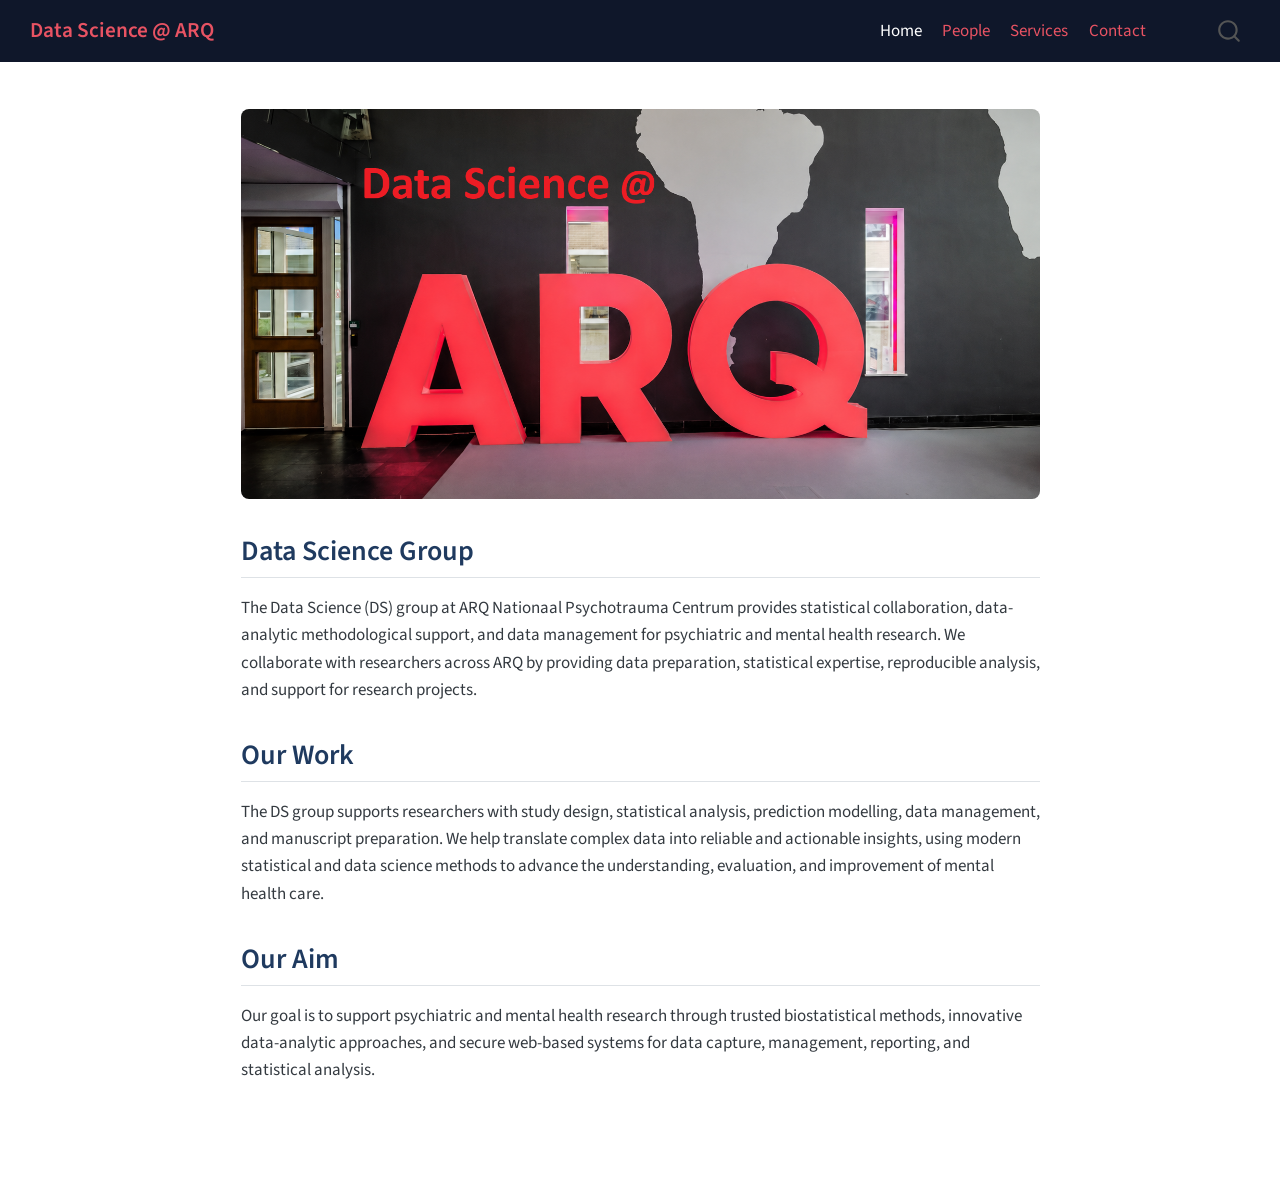
<file: docs/index.html>
<!DOCTYPE html>
<html xmlns="http://www.w3.org/1999/xhtml" lang="en" xml:lang="en"><head>

<meta charset="utf-8">
<meta name="generator" content="quarto-1.7.32">

<meta name="viewport" content="width=device-width, initial-scale=1.0, user-scalable=yes">


<title>Data Science @ ARQ</title>
<style>
code{white-space: pre-wrap;}
span.smallcaps{font-variant: small-caps;}
div.columns{display: flex; gap: min(4vw, 1.5em);}
div.column{flex: auto; overflow-x: auto;}
div.hanging-indent{margin-left: 1.5em; text-indent: -1.5em;}
ul.task-list{list-style: none;}
ul.task-list li input[type="checkbox"] {
  width: 0.8em;
  margin: 0 0.8em 0.2em -1em; /* quarto-specific, see https://github.com/quarto-dev/quarto-cli/issues/4556 */ 
  vertical-align: middle;
}
</style>


<script src="site_libs/quarto-nav/quarto-nav.js"></script>
<script src="site_libs/quarto-nav/headroom.min.js"></script>
<script src="site_libs/clipboard/clipboard.min.js"></script>
<script src="site_libs/quarto-search/autocomplete.umd.js"></script>
<script src="site_libs/quarto-search/fuse.min.js"></script>
<script src="site_libs/quarto-search/quarto-search.js"></script>
<meta name="quarto:offset" content="./">
<script src="site_libs/quarto-html/quarto.js" type="module"></script>
<script src="site_libs/quarto-html/tabsets/tabsets.js" type="module"></script>
<script src="site_libs/quarto-html/popper.min.js"></script>
<script src="site_libs/quarto-html/tippy.umd.min.js"></script>
<script src="site_libs/quarto-html/anchor.min.js"></script>
<link href="site_libs/quarto-html/tippy.css" rel="stylesheet">
<link href="site_libs/quarto-html/quarto-syntax-highlighting-37eea08aefeeee20ff55810ff984fec1.css" rel="stylesheet" id="quarto-text-highlighting-styles">
<script src="site_libs/bootstrap/bootstrap.min.js"></script>
<link href="site_libs/bootstrap/bootstrap-icons.css" rel="stylesheet">
<link href="site_libs/bootstrap/bootstrap-dfb324f25d9b1687192fa8be62ac8f9c.min.css" rel="stylesheet" append-hash="true" id="quarto-bootstrap" data-mode="light">
<script id="quarto-search-options" type="application/json">{
  "location": "navbar",
  "copy-button": false,
  "collapse-after": 3,
  "panel-placement": "end",
  "type": "overlay",
  "limit": 50,
  "keyboard-shortcut": [
    "f",
    "/",
    "s"
  ],
  "show-item-context": false,
  "language": {
    "search-no-results-text": "No results",
    "search-matching-documents-text": "matching documents",
    "search-copy-link-title": "Copy link to search",
    "search-hide-matches-text": "Hide additional matches",
    "search-more-match-text": "more match in this document",
    "search-more-matches-text": "more matches in this document",
    "search-clear-button-title": "Clear",
    "search-text-placeholder": "",
    "search-detached-cancel-button-title": "Cancel",
    "search-submit-button-title": "Submit",
    "search-label": "Search"
  }
}</script>


<link rel="stylesheet" href="styles.css">
</head>

<body class="nav-fixed fullcontent quarto-light">

<div id="quarto-search-results"></div>
  <header id="quarto-header" class="headroom fixed-top">
    <nav class="navbar navbar-expand-lg " data-bs-theme="dark">
      <div class="navbar-container container-fluid">
      <div class="navbar-brand-container mx-auto">
    <a class="navbar-brand" href="./index.html">
    <span class="navbar-title">Data Science @ ARQ</span>
    </a>
  </div>
            <div id="quarto-search" class="" title="Search"></div>
          <button class="navbar-toggler" type="button" data-bs-toggle="collapse" data-bs-target="#navbarCollapse" aria-controls="navbarCollapse" role="menu" aria-expanded="false" aria-label="Toggle navigation" onclick="if (window.quartoToggleHeadroom) { window.quartoToggleHeadroom(); }">
  <span class="navbar-toggler-icon"></span>
</button>
          <div class="collapse navbar-collapse" id="navbarCollapse">
            <ul class="navbar-nav navbar-nav-scroll me-auto">
  <li class="nav-item">
    <a class="nav-link active" href="./index.html" aria-current="page"> 
<span class="menu-text">Home</span></a>
  </li>  
  <li class="nav-item">
    <a class="nav-link" href="./people.html"> 
<span class="menu-text">People</span></a>
  </li>  
  <li class="nav-item">
    <a class="nav-link" href="./services.html"> 
<span class="menu-text">Services</span></a>
  </li>  
  <li class="nav-item">
    <a class="nav-link" href="./contact.html"> 
<span class="menu-text">Contact</span></a>
  </li>  
</ul>
          </div> <!-- /navcollapse -->
            <div class="quarto-navbar-tools">
</div>
      </div> <!-- /container-fluid -->
    </nav>
</header>
<!-- content -->
<div id="quarto-content" class="quarto-container page-columns page-rows-contents page-layout-article page-navbar">
<!-- sidebar -->
<!-- margin-sidebar -->
    
<!-- main -->
<main class="content" id="quarto-document-content"><header id="title-block-header" class="quarto-title-block"></header>




<div class="hero">
<div class="hero-text">
<p><span class="at-sign"> </span></p>
</div>
</div>
<section id="data-science-group" class="level2">
<h2 class="anchored" data-anchor-id="data-science-group">Data Science Group</h2>
<p>The Data Science (DS) group at ARQ Nationaal Psychotrauma Centrum provides statistical collaboration, data-analytic methodological support, and data management for psychiatric and mental health research. We collaborate with researchers across ARQ by providing data preparation, statistical expertise, reproducible analysis, and support for research projects.</p>
</section>
<section id="our-work" class="level2">
<h2 class="anchored" data-anchor-id="our-work">Our Work</h2>
<p>The DS group supports researchers with study design, statistical analysis, prediction modelling, data management, and manuscript preparation. We help translate complex data into reliable and actionable insights, using modern statistical and data science methods to advance the understanding, evaluation, and improvement of mental health care.</p>
</section>
<section id="our-aim" class="level2">
<h2 class="anchored" data-anchor-id="our-aim">Our Aim</h2>
<p>Our goal is to support psychiatric and mental health research through trusted biostatistical methods, innovative data-analytic approaches, and secure web-based systems for data capture, management, reporting, and statistical analysis.</p>


</section>

</main> <!-- /main -->
<script id="quarto-html-after-body" type="application/javascript">
  window.document.addEventListener("DOMContentLoaded", function (event) {
    const icon = "";
    const anchorJS = new window.AnchorJS();
    anchorJS.options = {
      placement: 'right',
      icon: icon
    };
    anchorJS.add('.anchored');
    const isCodeAnnotation = (el) => {
      for (const clz of el.classList) {
        if (clz.startsWith('code-annotation-')) {                     
          return true;
        }
      }
      return false;
    }
    const onCopySuccess = function(e) {
      // button target
      const button = e.trigger;
      // don't keep focus
      button.blur();
      // flash "checked"
      button.classList.add('code-copy-button-checked');
      var currentTitle = button.getAttribute("title");
      button.setAttribute("title", "Copied!");
      let tooltip;
      if (window.bootstrap) {
        button.setAttribute("data-bs-toggle", "tooltip");
        button.setAttribute("data-bs-placement", "left");
        button.setAttribute("data-bs-title", "Copied!");
        tooltip = new bootstrap.Tooltip(button, 
          { trigger: "manual", 
            customClass: "code-copy-button-tooltip",
            offset: [0, -8]});
        tooltip.show();    
      }
      setTimeout(function() {
        if (tooltip) {
          tooltip.hide();
          button.removeAttribute("data-bs-title");
          button.removeAttribute("data-bs-toggle");
          button.removeAttribute("data-bs-placement");
        }
        button.setAttribute("title", currentTitle);
        button.classList.remove('code-copy-button-checked');
      }, 1000);
      // clear code selection
      e.clearSelection();
    }
    const getTextToCopy = function(trigger) {
        const codeEl = trigger.previousElementSibling.cloneNode(true);
        for (const childEl of codeEl.children) {
          if (isCodeAnnotation(childEl)) {
            childEl.remove();
          }
        }
        return codeEl.innerText;
    }
    const clipboard = new window.ClipboardJS('.code-copy-button:not([data-in-quarto-modal])', {
      text: getTextToCopy
    });
    clipboard.on('success', onCopySuccess);
    if (window.document.getElementById('quarto-embedded-source-code-modal')) {
      const clipboardModal = new window.ClipboardJS('.code-copy-button[data-in-quarto-modal]', {
        text: getTextToCopy,
        container: window.document.getElementById('quarto-embedded-source-code-modal')
      });
      clipboardModal.on('success', onCopySuccess);
    }
      var localhostRegex = new RegExp(/^(?:http|https):\/\/localhost\:?[0-9]*\//);
      var mailtoRegex = new RegExp(/^mailto:/);
        var filterRegex = new RegExp('/' + window.location.host + '/');
      var isInternal = (href) => {
          return filterRegex.test(href) || localhostRegex.test(href) || mailtoRegex.test(href);
      }
      // Inspect non-navigation links and adorn them if external
     var links = window.document.querySelectorAll('a[href]:not(.nav-link):not(.navbar-brand):not(.toc-action):not(.sidebar-link):not(.sidebar-item-toggle):not(.pagination-link):not(.no-external):not([aria-hidden]):not(.dropdown-item):not(.quarto-navigation-tool):not(.about-link)');
      for (var i=0; i<links.length; i++) {
        const link = links[i];
        if (!isInternal(link.href)) {
          // undo the damage that might have been done by quarto-nav.js in the case of
          // links that we want to consider external
          if (link.dataset.originalHref !== undefined) {
            link.href = link.dataset.originalHref;
          }
        }
      }
    function tippyHover(el, contentFn, onTriggerFn, onUntriggerFn) {
      const config = {
        allowHTML: true,
        maxWidth: 500,
        delay: 100,
        arrow: false,
        appendTo: function(el) {
            return el.parentElement;
        },
        interactive: true,
        interactiveBorder: 10,
        theme: 'quarto',
        placement: 'bottom-start',
      };
      if (contentFn) {
        config.content = contentFn;
      }
      if (onTriggerFn) {
        config.onTrigger = onTriggerFn;
      }
      if (onUntriggerFn) {
        config.onUntrigger = onUntriggerFn;
      }
      window.tippy(el, config); 
    }
    const noterefs = window.document.querySelectorAll('a[role="doc-noteref"]');
    for (var i=0; i<noterefs.length; i++) {
      const ref = noterefs[i];
      tippyHover(ref, function() {
        // use id or data attribute instead here
        let href = ref.getAttribute('data-footnote-href') || ref.getAttribute('href');
        try { href = new URL(href).hash; } catch {}
        const id = href.replace(/^#\/?/, "");
        const note = window.document.getElementById(id);
        if (note) {
          return note.innerHTML;
        } else {
          return "";
        }
      });
    }
    const xrefs = window.document.querySelectorAll('a.quarto-xref');
    const processXRef = (id, note) => {
      // Strip column container classes
      const stripColumnClz = (el) => {
        el.classList.remove("page-full", "page-columns");
        if (el.children) {
          for (const child of el.children) {
            stripColumnClz(child);
          }
        }
      }
      stripColumnClz(note)
      if (id === null || id.startsWith('sec-')) {
        // Special case sections, only their first couple elements
        const container = document.createElement("div");
        if (note.children && note.children.length > 2) {
          container.appendChild(note.children[0].cloneNode(true));
          for (let i = 1; i < note.children.length; i++) {
            const child = note.children[i];
            if (child.tagName === "P" && child.innerText === "") {
              continue;
            } else {
              container.appendChild(child.cloneNode(true));
              break;
            }
          }
          if (window.Quarto?.typesetMath) {
            window.Quarto.typesetMath(container);
          }
          return container.innerHTML
        } else {
          if (window.Quarto?.typesetMath) {
            window.Quarto.typesetMath(note);
          }
          return note.innerHTML;
        }
      } else {
        // Remove any anchor links if they are present
        const anchorLink = note.querySelector('a.anchorjs-link');
        if (anchorLink) {
          anchorLink.remove();
        }
        if (window.Quarto?.typesetMath) {
          window.Quarto.typesetMath(note);
        }
        if (note.classList.contains("callout")) {
          return note.outerHTML;
        } else {
          return note.innerHTML;
        }
      }
    }
    for (var i=0; i<xrefs.length; i++) {
      const xref = xrefs[i];
      tippyHover(xref, undefined, function(instance) {
        instance.disable();
        let url = xref.getAttribute('href');
        let hash = undefined; 
        if (url.startsWith('#')) {
          hash = url;
        } else {
          try { hash = new URL(url).hash; } catch {}
        }
        if (hash) {
          const id = hash.replace(/^#\/?/, "");
          const note = window.document.getElementById(id);
          if (note !== null) {
            try {
              const html = processXRef(id, note.cloneNode(true));
              instance.setContent(html);
            } finally {
              instance.enable();
              instance.show();
            }
          } else {
            // See if we can fetch this
            fetch(url.split('#')[0])
            .then(res => res.text())
            .then(html => {
              const parser = new DOMParser();
              const htmlDoc = parser.parseFromString(html, "text/html");
              const note = htmlDoc.getElementById(id);
              if (note !== null) {
                const html = processXRef(id, note);
                instance.setContent(html);
              } 
            }).finally(() => {
              instance.enable();
              instance.show();
            });
          }
        } else {
          // See if we can fetch a full url (with no hash to target)
          // This is a special case and we should probably do some content thinning / targeting
          fetch(url)
          .then(res => res.text())
          .then(html => {
            const parser = new DOMParser();
            const htmlDoc = parser.parseFromString(html, "text/html");
            const note = htmlDoc.querySelector('main.content');
            if (note !== null) {
              // This should only happen for chapter cross references
              // (since there is no id in the URL)
              // remove the first header
              if (note.children.length > 0 && note.children[0].tagName === "HEADER") {
                note.children[0].remove();
              }
              const html = processXRef(null, note);
              instance.setContent(html);
            } 
          }).finally(() => {
            instance.enable();
            instance.show();
          });
        }
      }, function(instance) {
      });
    }
        let selectedAnnoteEl;
        const selectorForAnnotation = ( cell, annotation) => {
          let cellAttr = 'data-code-cell="' + cell + '"';
          let lineAttr = 'data-code-annotation="' +  annotation + '"';
          const selector = 'span[' + cellAttr + '][' + lineAttr + ']';
          return selector;
        }
        const selectCodeLines = (annoteEl) => {
          const doc = window.document;
          const targetCell = annoteEl.getAttribute("data-target-cell");
          const targetAnnotation = annoteEl.getAttribute("data-target-annotation");
          const annoteSpan = window.document.querySelector(selectorForAnnotation(targetCell, targetAnnotation));
          const lines = annoteSpan.getAttribute("data-code-lines").split(",");
          const lineIds = lines.map((line) => {
            return targetCell + "-" + line;
          })
          let top = null;
          let height = null;
          let parent = null;
          if (lineIds.length > 0) {
              //compute the position of the single el (top and bottom and make a div)
              const el = window.document.getElementById(lineIds[0]);
              top = el.offsetTop;
              height = el.offsetHeight;
              parent = el.parentElement.parentElement;
            if (lineIds.length > 1) {
              const lastEl = window.document.getElementById(lineIds[lineIds.length - 1]);
              const bottom = lastEl.offsetTop + lastEl.offsetHeight;
              height = bottom - top;
            }
            if (top !== null && height !== null && parent !== null) {
              // cook up a div (if necessary) and position it 
              let div = window.document.getElementById("code-annotation-line-highlight");
              if (div === null) {
                div = window.document.createElement("div");
                div.setAttribute("id", "code-annotation-line-highlight");
                div.style.position = 'absolute';
                parent.appendChild(div);
              }
              div.style.top = top - 2 + "px";
              div.style.height = height + 4 + "px";
              div.style.left = 0;
              let gutterDiv = window.document.getElementById("code-annotation-line-highlight-gutter");
              if (gutterDiv === null) {
                gutterDiv = window.document.createElement("div");
                gutterDiv.setAttribute("id", "code-annotation-line-highlight-gutter");
                gutterDiv.style.position = 'absolute';
                const codeCell = window.document.getElementById(targetCell);
                const gutter = codeCell.querySelector('.code-annotation-gutter');
                gutter.appendChild(gutterDiv);
              }
              gutterDiv.style.top = top - 2 + "px";
              gutterDiv.style.height = height + 4 + "px";
            }
            selectedAnnoteEl = annoteEl;
          }
        };
        const unselectCodeLines = () => {
          const elementsIds = ["code-annotation-line-highlight", "code-annotation-line-highlight-gutter"];
          elementsIds.forEach((elId) => {
            const div = window.document.getElementById(elId);
            if (div) {
              div.remove();
            }
          });
          selectedAnnoteEl = undefined;
        };
          // Handle positioning of the toggle
      window.addEventListener(
        "resize",
        throttle(() => {
          elRect = undefined;
          if (selectedAnnoteEl) {
            selectCodeLines(selectedAnnoteEl);
          }
        }, 10)
      );
      function throttle(fn, ms) {
      let throttle = false;
      let timer;
        return (...args) => {
          if(!throttle) { // first call gets through
              fn.apply(this, args);
              throttle = true;
          } else { // all the others get throttled
              if(timer) clearTimeout(timer); // cancel #2
              timer = setTimeout(() => {
                fn.apply(this, args);
                timer = throttle = false;
              }, ms);
          }
        };
      }
        // Attach click handler to the DT
        const annoteDls = window.document.querySelectorAll('dt[data-target-cell]');
        for (const annoteDlNode of annoteDls) {
          annoteDlNode.addEventListener('click', (event) => {
            const clickedEl = event.target;
            if (clickedEl !== selectedAnnoteEl) {
              unselectCodeLines();
              const activeEl = window.document.querySelector('dt[data-target-cell].code-annotation-active');
              if (activeEl) {
                activeEl.classList.remove('code-annotation-active');
              }
              selectCodeLines(clickedEl);
              clickedEl.classList.add('code-annotation-active');
            } else {
              // Unselect the line
              unselectCodeLines();
              clickedEl.classList.remove('code-annotation-active');
            }
          });
        }
    const findCites = (el) => {
      const parentEl = el.parentElement;
      if (parentEl) {
        const cites = parentEl.dataset.cites;
        if (cites) {
          return {
            el,
            cites: cites.split(' ')
          };
        } else {
          return findCites(el.parentElement)
        }
      } else {
        return undefined;
      }
    };
    var bibliorefs = window.document.querySelectorAll('a[role="doc-biblioref"]');
    for (var i=0; i<bibliorefs.length; i++) {
      const ref = bibliorefs[i];
      const citeInfo = findCites(ref);
      if (citeInfo) {
        tippyHover(citeInfo.el, function() {
          var popup = window.document.createElement('div');
          citeInfo.cites.forEach(function(cite) {
            var citeDiv = window.document.createElement('div');
            citeDiv.classList.add('hanging-indent');
            citeDiv.classList.add('csl-entry');
            var biblioDiv = window.document.getElementById('ref-' + cite);
            if (biblioDiv) {
              citeDiv.innerHTML = biblioDiv.innerHTML;
            }
            popup.appendChild(citeDiv);
          });
          return popup.innerHTML;
        });
      }
    }
  });
  </script>
</div> <!-- /content -->




</body></html>
</file>
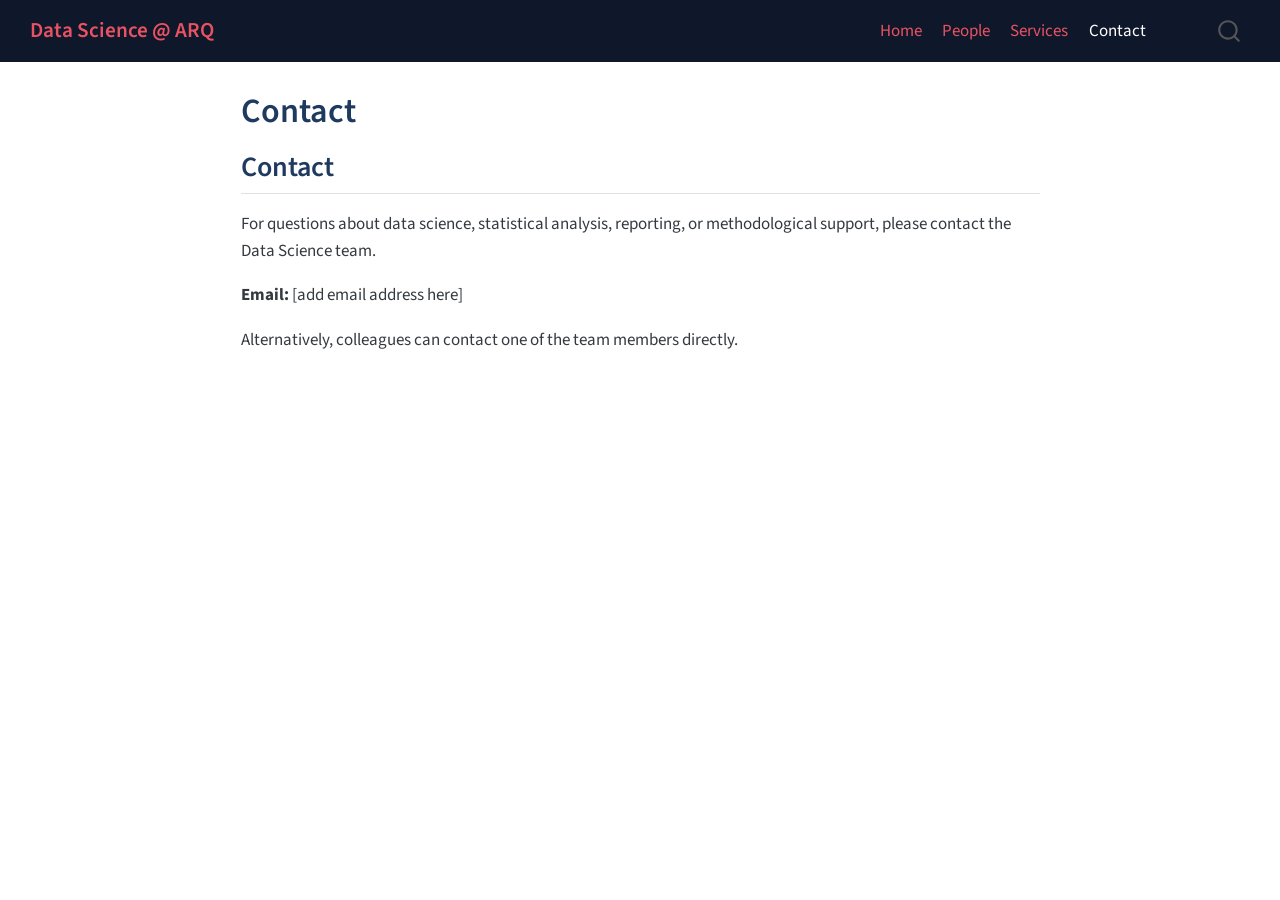
<file: docs/contact.html>
<!DOCTYPE html>
<html xmlns="http://www.w3.org/1999/xhtml" lang="en" xml:lang="en"><head>

<meta charset="utf-8">
<meta name="generator" content="quarto-1.7.32">

<meta name="viewport" content="width=device-width, initial-scale=1.0, user-scalable=yes">


<title>Contact – Data Science @ ARQ</title>
<style>
code{white-space: pre-wrap;}
span.smallcaps{font-variant: small-caps;}
div.columns{display: flex; gap: min(4vw, 1.5em);}
div.column{flex: auto; overflow-x: auto;}
div.hanging-indent{margin-left: 1.5em; text-indent: -1.5em;}
ul.task-list{list-style: none;}
ul.task-list li input[type="checkbox"] {
  width: 0.8em;
  margin: 0 0.8em 0.2em -1em; /* quarto-specific, see https://github.com/quarto-dev/quarto-cli/issues/4556 */ 
  vertical-align: middle;
}
</style>


<script src="site_libs/quarto-nav/quarto-nav.js"></script>
<script src="site_libs/quarto-nav/headroom.min.js"></script>
<script src="site_libs/clipboard/clipboard.min.js"></script>
<script src="site_libs/quarto-search/autocomplete.umd.js"></script>
<script src="site_libs/quarto-search/fuse.min.js"></script>
<script src="site_libs/quarto-search/quarto-search.js"></script>
<meta name="quarto:offset" content="./">
<script src="site_libs/quarto-html/quarto.js" type="module"></script>
<script src="site_libs/quarto-html/tabsets/tabsets.js" type="module"></script>
<script src="site_libs/quarto-html/popper.min.js"></script>
<script src="site_libs/quarto-html/tippy.umd.min.js"></script>
<script src="site_libs/quarto-html/anchor.min.js"></script>
<link href="site_libs/quarto-html/tippy.css" rel="stylesheet">
<link href="site_libs/quarto-html/quarto-syntax-highlighting-37eea08aefeeee20ff55810ff984fec1.css" rel="stylesheet" id="quarto-text-highlighting-styles">
<script src="site_libs/bootstrap/bootstrap.min.js"></script>
<link href="site_libs/bootstrap/bootstrap-icons.css" rel="stylesheet">
<link href="site_libs/bootstrap/bootstrap-dfb324f25d9b1687192fa8be62ac8f9c.min.css" rel="stylesheet" append-hash="true" id="quarto-bootstrap" data-mode="light">
<script id="quarto-search-options" type="application/json">{
  "location": "navbar",
  "copy-button": false,
  "collapse-after": 3,
  "panel-placement": "end",
  "type": "overlay",
  "limit": 50,
  "keyboard-shortcut": [
    "f",
    "/",
    "s"
  ],
  "show-item-context": false,
  "language": {
    "search-no-results-text": "No results",
    "search-matching-documents-text": "matching documents",
    "search-copy-link-title": "Copy link to search",
    "search-hide-matches-text": "Hide additional matches",
    "search-more-match-text": "more match in this document",
    "search-more-matches-text": "more matches in this document",
    "search-clear-button-title": "Clear",
    "search-text-placeholder": "",
    "search-detached-cancel-button-title": "Cancel",
    "search-submit-button-title": "Submit",
    "search-label": "Search"
  }
}</script>


<link rel="stylesheet" href="styles.css">
</head>

<body class="nav-fixed fullcontent quarto-light">

<div id="quarto-search-results"></div>
  <header id="quarto-header" class="headroom fixed-top">
    <nav class="navbar navbar-expand-lg " data-bs-theme="dark">
      <div class="navbar-container container-fluid">
      <div class="navbar-brand-container mx-auto">
    <a class="navbar-brand" href="./index.html">
    <span class="navbar-title">Data Science @ ARQ</span>
    </a>
  </div>
            <div id="quarto-search" class="" title="Search"></div>
          <button class="navbar-toggler" type="button" data-bs-toggle="collapse" data-bs-target="#navbarCollapse" aria-controls="navbarCollapse" role="menu" aria-expanded="false" aria-label="Toggle navigation" onclick="if (window.quartoToggleHeadroom) { window.quartoToggleHeadroom(); }">
  <span class="navbar-toggler-icon"></span>
</button>
          <div class="collapse navbar-collapse" id="navbarCollapse">
            <ul class="navbar-nav navbar-nav-scroll me-auto">
  <li class="nav-item">
    <a class="nav-link" href="./index.html"> 
<span class="menu-text">Home</span></a>
  </li>  
  <li class="nav-item">
    <a class="nav-link" href="./people.html"> 
<span class="menu-text">People</span></a>
  </li>  
  <li class="nav-item">
    <a class="nav-link" href="./services.html"> 
<span class="menu-text">Services</span></a>
  </li>  
  <li class="nav-item">
    <a class="nav-link active" href="./contact.html" aria-current="page"> 
<span class="menu-text">Contact</span></a>
  </li>  
</ul>
          </div> <!-- /navcollapse -->
            <div class="quarto-navbar-tools">
</div>
      </div> <!-- /container-fluid -->
    </nav>
</header>
<!-- content -->
<div id="quarto-content" class="quarto-container page-columns page-rows-contents page-layout-article page-navbar">
<!-- sidebar -->
<!-- margin-sidebar -->
    
<!-- main -->
<main class="content" id="quarto-document-content">

<header id="title-block-header" class="quarto-title-block default">
<div class="quarto-title">
<h1 class="title">Contact</h1>
</div>



<div class="quarto-title-meta">

    
  
    
  </div>
  


</header>


<section id="contact" class="level2">
<h2 class="anchored" data-anchor-id="contact">Contact</h2>
<p>For questions about data science, statistical analysis, reporting, or methodological support, please contact the Data Science team.</p>
<p><strong>Email:</strong> [add email address here]</p>
<p>Alternatively, colleagues can contact one of the team members directly.</p>


</section>

</main> <!-- /main -->
<script id="quarto-html-after-body" type="application/javascript">
  window.document.addEventListener("DOMContentLoaded", function (event) {
    const icon = "";
    const anchorJS = new window.AnchorJS();
    anchorJS.options = {
      placement: 'right',
      icon: icon
    };
    anchorJS.add('.anchored');
    const isCodeAnnotation = (el) => {
      for (const clz of el.classList) {
        if (clz.startsWith('code-annotation-')) {                     
          return true;
        }
      }
      return false;
    }
    const onCopySuccess = function(e) {
      // button target
      const button = e.trigger;
      // don't keep focus
      button.blur();
      // flash "checked"
      button.classList.add('code-copy-button-checked');
      var currentTitle = button.getAttribute("title");
      button.setAttribute("title", "Copied!");
      let tooltip;
      if (window.bootstrap) {
        button.setAttribute("data-bs-toggle", "tooltip");
        button.setAttribute("data-bs-placement", "left");
        button.setAttribute("data-bs-title", "Copied!");
        tooltip = new bootstrap.Tooltip(button, 
          { trigger: "manual", 
            customClass: "code-copy-button-tooltip",
            offset: [0, -8]});
        tooltip.show();    
      }
      setTimeout(function() {
        if (tooltip) {
          tooltip.hide();
          button.removeAttribute("data-bs-title");
          button.removeAttribute("data-bs-toggle");
          button.removeAttribute("data-bs-placement");
        }
        button.setAttribute("title", currentTitle);
        button.classList.remove('code-copy-button-checked');
      }, 1000);
      // clear code selection
      e.clearSelection();
    }
    const getTextToCopy = function(trigger) {
        const codeEl = trigger.previousElementSibling.cloneNode(true);
        for (const childEl of codeEl.children) {
          if (isCodeAnnotation(childEl)) {
            childEl.remove();
          }
        }
        return codeEl.innerText;
    }
    const clipboard = new window.ClipboardJS('.code-copy-button:not([data-in-quarto-modal])', {
      text: getTextToCopy
    });
    clipboard.on('success', onCopySuccess);
    if (window.document.getElementById('quarto-embedded-source-code-modal')) {
      const clipboardModal = new window.ClipboardJS('.code-copy-button[data-in-quarto-modal]', {
        text: getTextToCopy,
        container: window.document.getElementById('quarto-embedded-source-code-modal')
      });
      clipboardModal.on('success', onCopySuccess);
    }
      var localhostRegex = new RegExp(/^(?:http|https):\/\/localhost\:?[0-9]*\//);
      var mailtoRegex = new RegExp(/^mailto:/);
        var filterRegex = new RegExp('/' + window.location.host + '/');
      var isInternal = (href) => {
          return filterRegex.test(href) || localhostRegex.test(href) || mailtoRegex.test(href);
      }
      // Inspect non-navigation links and adorn them if external
     var links = window.document.querySelectorAll('a[href]:not(.nav-link):not(.navbar-brand):not(.toc-action):not(.sidebar-link):not(.sidebar-item-toggle):not(.pagination-link):not(.no-external):not([aria-hidden]):not(.dropdown-item):not(.quarto-navigation-tool):not(.about-link)');
      for (var i=0; i<links.length; i++) {
        const link = links[i];
        if (!isInternal(link.href)) {
          // undo the damage that might have been done by quarto-nav.js in the case of
          // links that we want to consider external
          if (link.dataset.originalHref !== undefined) {
            link.href = link.dataset.originalHref;
          }
        }
      }
    function tippyHover(el, contentFn, onTriggerFn, onUntriggerFn) {
      const config = {
        allowHTML: true,
        maxWidth: 500,
        delay: 100,
        arrow: false,
        appendTo: function(el) {
            return el.parentElement;
        },
        interactive: true,
        interactiveBorder: 10,
        theme: 'quarto',
        placement: 'bottom-start',
      };
      if (contentFn) {
        config.content = contentFn;
      }
      if (onTriggerFn) {
        config.onTrigger = onTriggerFn;
      }
      if (onUntriggerFn) {
        config.onUntrigger = onUntriggerFn;
      }
      window.tippy(el, config); 
    }
    const noterefs = window.document.querySelectorAll('a[role="doc-noteref"]');
    for (var i=0; i<noterefs.length; i++) {
      const ref = noterefs[i];
      tippyHover(ref, function() {
        // use id or data attribute instead here
        let href = ref.getAttribute('data-footnote-href') || ref.getAttribute('href');
        try { href = new URL(href).hash; } catch {}
        const id = href.replace(/^#\/?/, "");
        const note = window.document.getElementById(id);
        if (note) {
          return note.innerHTML;
        } else {
          return "";
        }
      });
    }
    const xrefs = window.document.querySelectorAll('a.quarto-xref');
    const processXRef = (id, note) => {
      // Strip column container classes
      const stripColumnClz = (el) => {
        el.classList.remove("page-full", "page-columns");
        if (el.children) {
          for (const child of el.children) {
            stripColumnClz(child);
          }
        }
      }
      stripColumnClz(note)
      if (id === null || id.startsWith('sec-')) {
        // Special case sections, only their first couple elements
        const container = document.createElement("div");
        if (note.children && note.children.length > 2) {
          container.appendChild(note.children[0].cloneNode(true));
          for (let i = 1; i < note.children.length; i++) {
            const child = note.children[i];
            if (child.tagName === "P" && child.innerText === "") {
              continue;
            } else {
              container.appendChild(child.cloneNode(true));
              break;
            }
          }
          if (window.Quarto?.typesetMath) {
            window.Quarto.typesetMath(container);
          }
          return container.innerHTML
        } else {
          if (window.Quarto?.typesetMath) {
            window.Quarto.typesetMath(note);
          }
          return note.innerHTML;
        }
      } else {
        // Remove any anchor links if they are present
        const anchorLink = note.querySelector('a.anchorjs-link');
        if (anchorLink) {
          anchorLink.remove();
        }
        if (window.Quarto?.typesetMath) {
          window.Quarto.typesetMath(note);
        }
        if (note.classList.contains("callout")) {
          return note.outerHTML;
        } else {
          return note.innerHTML;
        }
      }
    }
    for (var i=0; i<xrefs.length; i++) {
      const xref = xrefs[i];
      tippyHover(xref, undefined, function(instance) {
        instance.disable();
        let url = xref.getAttribute('href');
        let hash = undefined; 
        if (url.startsWith('#')) {
          hash = url;
        } else {
          try { hash = new URL(url).hash; } catch {}
        }
        if (hash) {
          const id = hash.replace(/^#\/?/, "");
          const note = window.document.getElementById(id);
          if (note !== null) {
            try {
              const html = processXRef(id, note.cloneNode(true));
              instance.setContent(html);
            } finally {
              instance.enable();
              instance.show();
            }
          } else {
            // See if we can fetch this
            fetch(url.split('#')[0])
            .then(res => res.text())
            .then(html => {
              const parser = new DOMParser();
              const htmlDoc = parser.parseFromString(html, "text/html");
              const note = htmlDoc.getElementById(id);
              if (note !== null) {
                const html = processXRef(id, note);
                instance.setContent(html);
              } 
            }).finally(() => {
              instance.enable();
              instance.show();
            });
          }
        } else {
          // See if we can fetch a full url (with no hash to target)
          // This is a special case and we should probably do some content thinning / targeting
          fetch(url)
          .then(res => res.text())
          .then(html => {
            const parser = new DOMParser();
            const htmlDoc = parser.parseFromString(html, "text/html");
            const note = htmlDoc.querySelector('main.content');
            if (note !== null) {
              // This should only happen for chapter cross references
              // (since there is no id in the URL)
              // remove the first header
              if (note.children.length > 0 && note.children[0].tagName === "HEADER") {
                note.children[0].remove();
              }
              const html = processXRef(null, note);
              instance.setContent(html);
            } 
          }).finally(() => {
            instance.enable();
            instance.show();
          });
        }
      }, function(instance) {
      });
    }
        let selectedAnnoteEl;
        const selectorForAnnotation = ( cell, annotation) => {
          let cellAttr = 'data-code-cell="' + cell + '"';
          let lineAttr = 'data-code-annotation="' +  annotation + '"';
          const selector = 'span[' + cellAttr + '][' + lineAttr + ']';
          return selector;
        }
        const selectCodeLines = (annoteEl) => {
          const doc = window.document;
          const targetCell = annoteEl.getAttribute("data-target-cell");
          const targetAnnotation = annoteEl.getAttribute("data-target-annotation");
          const annoteSpan = window.document.querySelector(selectorForAnnotation(targetCell, targetAnnotation));
          const lines = annoteSpan.getAttribute("data-code-lines").split(",");
          const lineIds = lines.map((line) => {
            return targetCell + "-" + line;
          })
          let top = null;
          let height = null;
          let parent = null;
          if (lineIds.length > 0) {
              //compute the position of the single el (top and bottom and make a div)
              const el = window.document.getElementById(lineIds[0]);
              top = el.offsetTop;
              height = el.offsetHeight;
              parent = el.parentElement.parentElement;
            if (lineIds.length > 1) {
              const lastEl = window.document.getElementById(lineIds[lineIds.length - 1]);
              const bottom = lastEl.offsetTop + lastEl.offsetHeight;
              height = bottom - top;
            }
            if (top !== null && height !== null && parent !== null) {
              // cook up a div (if necessary) and position it 
              let div = window.document.getElementById("code-annotation-line-highlight");
              if (div === null) {
                div = window.document.createElement("div");
                div.setAttribute("id", "code-annotation-line-highlight");
                div.style.position = 'absolute';
                parent.appendChild(div);
              }
              div.style.top = top - 2 + "px";
              div.style.height = height + 4 + "px";
              div.style.left = 0;
              let gutterDiv = window.document.getElementById("code-annotation-line-highlight-gutter");
              if (gutterDiv === null) {
                gutterDiv = window.document.createElement("div");
                gutterDiv.setAttribute("id", "code-annotation-line-highlight-gutter");
                gutterDiv.style.position = 'absolute';
                const codeCell = window.document.getElementById(targetCell);
                const gutter = codeCell.querySelector('.code-annotation-gutter');
                gutter.appendChild(gutterDiv);
              }
              gutterDiv.style.top = top - 2 + "px";
              gutterDiv.style.height = height + 4 + "px";
            }
            selectedAnnoteEl = annoteEl;
          }
        };
        const unselectCodeLines = () => {
          const elementsIds = ["code-annotation-line-highlight", "code-annotation-line-highlight-gutter"];
          elementsIds.forEach((elId) => {
            const div = window.document.getElementById(elId);
            if (div) {
              div.remove();
            }
          });
          selectedAnnoteEl = undefined;
        };
          // Handle positioning of the toggle
      window.addEventListener(
        "resize",
        throttle(() => {
          elRect = undefined;
          if (selectedAnnoteEl) {
            selectCodeLines(selectedAnnoteEl);
          }
        }, 10)
      );
      function throttle(fn, ms) {
      let throttle = false;
      let timer;
        return (...args) => {
          if(!throttle) { // first call gets through
              fn.apply(this, args);
              throttle = true;
          } else { // all the others get throttled
              if(timer) clearTimeout(timer); // cancel #2
              timer = setTimeout(() => {
                fn.apply(this, args);
                timer = throttle = false;
              }, ms);
          }
        };
      }
        // Attach click handler to the DT
        const annoteDls = window.document.querySelectorAll('dt[data-target-cell]');
        for (const annoteDlNode of annoteDls) {
          annoteDlNode.addEventListener('click', (event) => {
            const clickedEl = event.target;
            if (clickedEl !== selectedAnnoteEl) {
              unselectCodeLines();
              const activeEl = window.document.querySelector('dt[data-target-cell].code-annotation-active');
              if (activeEl) {
                activeEl.classList.remove('code-annotation-active');
              }
              selectCodeLines(clickedEl);
              clickedEl.classList.add('code-annotation-active');
            } else {
              // Unselect the line
              unselectCodeLines();
              clickedEl.classList.remove('code-annotation-active');
            }
          });
        }
    const findCites = (el) => {
      const parentEl = el.parentElement;
      if (parentEl) {
        const cites = parentEl.dataset.cites;
        if (cites) {
          return {
            el,
            cites: cites.split(' ')
          };
        } else {
          return findCites(el.parentElement)
        }
      } else {
        return undefined;
      }
    };
    var bibliorefs = window.document.querySelectorAll('a[role="doc-biblioref"]');
    for (var i=0; i<bibliorefs.length; i++) {
      const ref = bibliorefs[i];
      const citeInfo = findCites(ref);
      if (citeInfo) {
        tippyHover(citeInfo.el, function() {
          var popup = window.document.createElement('div');
          citeInfo.cites.forEach(function(cite) {
            var citeDiv = window.document.createElement('div');
            citeDiv.classList.add('hanging-indent');
            citeDiv.classList.add('csl-entry');
            var biblioDiv = window.document.getElementById('ref-' + cite);
            if (biblioDiv) {
              citeDiv.innerHTML = biblioDiv.innerHTML;
            }
            popup.appendChild(citeDiv);
          });
          return popup.innerHTML;
        });
      }
    }
  });
  </script>
</div> <!-- /content -->




</body></html>
</file>
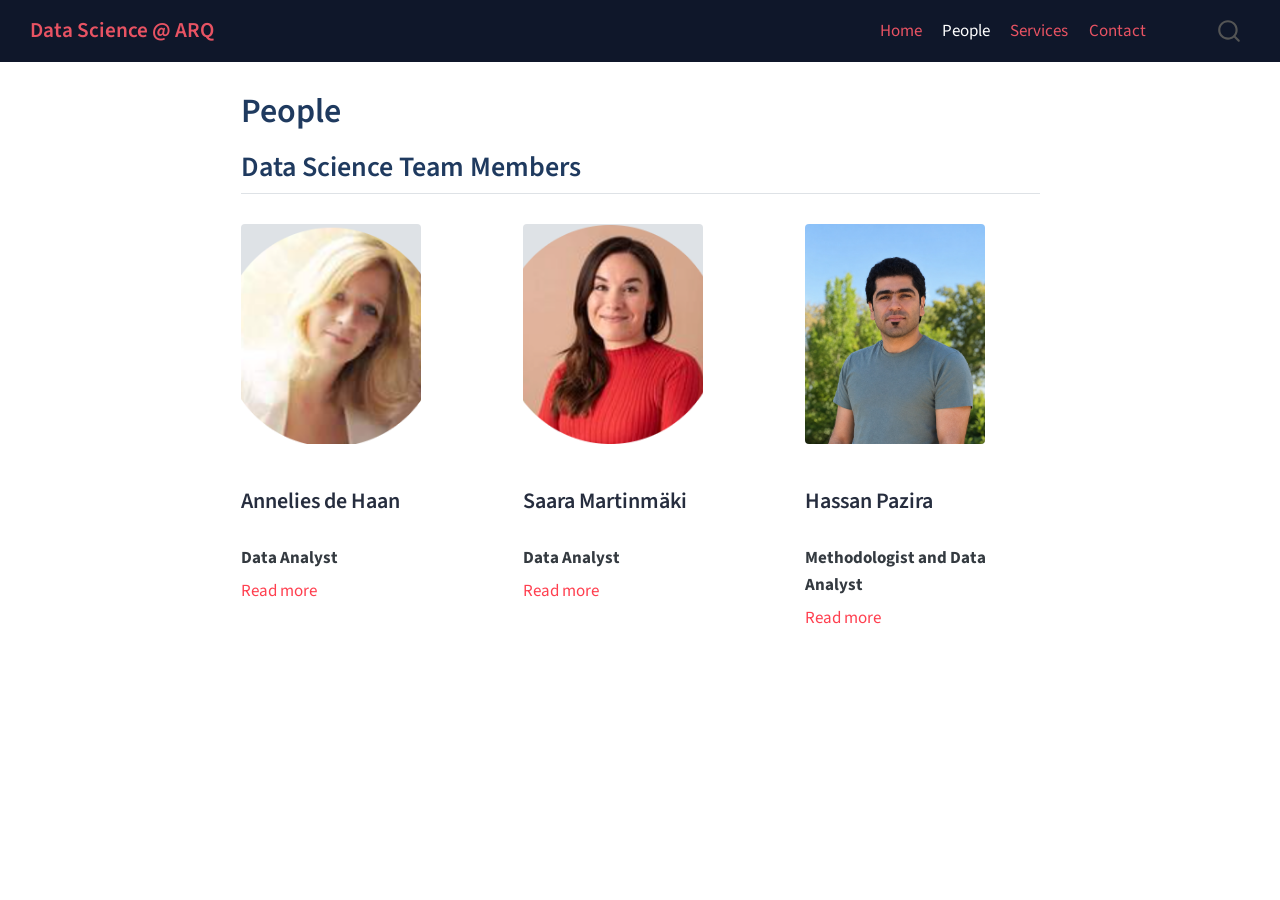
<file: docs/people.html>
<!DOCTYPE html>
<html xmlns="http://www.w3.org/1999/xhtml" lang="en" xml:lang="en"><head>

<meta charset="utf-8">
<meta name="generator" content="quarto-1.7.32">

<meta name="viewport" content="width=device-width, initial-scale=1.0, user-scalable=yes">


<title>People – Data Science @ ARQ</title>
<style>
code{white-space: pre-wrap;}
span.smallcaps{font-variant: small-caps;}
div.columns{display: flex; gap: min(4vw, 1.5em);}
div.column{flex: auto; overflow-x: auto;}
div.hanging-indent{margin-left: 1.5em; text-indent: -1.5em;}
ul.task-list{list-style: none;}
ul.task-list li input[type="checkbox"] {
  width: 0.8em;
  margin: 0 0.8em 0.2em -1em; /* quarto-specific, see https://github.com/quarto-dev/quarto-cli/issues/4556 */ 
  vertical-align: middle;
}
</style>


<script src="site_libs/quarto-nav/quarto-nav.js"></script>
<script src="site_libs/quarto-nav/headroom.min.js"></script>
<script src="site_libs/clipboard/clipboard.min.js"></script>
<script src="site_libs/quarto-search/autocomplete.umd.js"></script>
<script src="site_libs/quarto-search/fuse.min.js"></script>
<script src="site_libs/quarto-search/quarto-search.js"></script>
<meta name="quarto:offset" content="./">
<script src="site_libs/quarto-html/quarto.js" type="module"></script>
<script src="site_libs/quarto-html/tabsets/tabsets.js" type="module"></script>
<script src="site_libs/quarto-html/popper.min.js"></script>
<script src="site_libs/quarto-html/tippy.umd.min.js"></script>
<script src="site_libs/quarto-html/anchor.min.js"></script>
<link href="site_libs/quarto-html/tippy.css" rel="stylesheet">
<link href="site_libs/quarto-html/quarto-syntax-highlighting-37eea08aefeeee20ff55810ff984fec1.css" rel="stylesheet" id="quarto-text-highlighting-styles">
<script src="site_libs/bootstrap/bootstrap.min.js"></script>
<link href="site_libs/bootstrap/bootstrap-icons.css" rel="stylesheet">
<link href="site_libs/bootstrap/bootstrap-dfb324f25d9b1687192fa8be62ac8f9c.min.css" rel="stylesheet" append-hash="true" id="quarto-bootstrap" data-mode="light">
<script id="quarto-search-options" type="application/json">{
  "location": "navbar",
  "copy-button": false,
  "collapse-after": 3,
  "panel-placement": "end",
  "type": "overlay",
  "limit": 50,
  "keyboard-shortcut": [
    "f",
    "/",
    "s"
  ],
  "show-item-context": false,
  "language": {
    "search-no-results-text": "No results",
    "search-matching-documents-text": "matching documents",
    "search-copy-link-title": "Copy link to search",
    "search-hide-matches-text": "Hide additional matches",
    "search-more-match-text": "more match in this document",
    "search-more-matches-text": "more matches in this document",
    "search-clear-button-title": "Clear",
    "search-text-placeholder": "",
    "search-detached-cancel-button-title": "Cancel",
    "search-submit-button-title": "Submit",
    "search-label": "Search"
  }
}</script>


<link rel="stylesheet" href="styles.css">
</head>

<body class="nav-fixed fullcontent quarto-light">

<div id="quarto-search-results"></div>
  <header id="quarto-header" class="headroom fixed-top">
    <nav class="navbar navbar-expand-lg " data-bs-theme="dark">
      <div class="navbar-container container-fluid">
      <div class="navbar-brand-container mx-auto">
    <a class="navbar-brand" href="./index.html">
    <span class="navbar-title">Data Science @ ARQ</span>
    </a>
  </div>
            <div id="quarto-search" class="" title="Search"></div>
          <button class="navbar-toggler" type="button" data-bs-toggle="collapse" data-bs-target="#navbarCollapse" aria-controls="navbarCollapse" role="menu" aria-expanded="false" aria-label="Toggle navigation" onclick="if (window.quartoToggleHeadroom) { window.quartoToggleHeadroom(); }">
  <span class="navbar-toggler-icon"></span>
</button>
          <div class="collapse navbar-collapse" id="navbarCollapse">
            <ul class="navbar-nav navbar-nav-scroll me-auto">
  <li class="nav-item">
    <a class="nav-link" href="./index.html"> 
<span class="menu-text">Home</span></a>
  </li>  
  <li class="nav-item">
    <a class="nav-link active" href="./people.html" aria-current="page"> 
<span class="menu-text">People</span></a>
  </li>  
  <li class="nav-item">
    <a class="nav-link" href="./services.html"> 
<span class="menu-text">Services</span></a>
  </li>  
  <li class="nav-item">
    <a class="nav-link" href="./contact.html"> 
<span class="menu-text">Contact</span></a>
  </li>  
</ul>
          </div> <!-- /navcollapse -->
            <div class="quarto-navbar-tools">
</div>
      </div> <!-- /container-fluid -->
    </nav>
</header>
<!-- content -->
<div id="quarto-content" class="quarto-container page-columns page-rows-contents page-layout-article page-navbar">
<!-- sidebar -->
<!-- margin-sidebar -->
    
<!-- main -->
<main class="content" id="quarto-document-content">

<header id="title-block-header" class="quarto-title-block default">
<div class="quarto-title">
<h1 class="title">People</h1>
</div>



<div class="quarto-title-meta">

    
  
    
  </div>
  


</header>


<section id="data-science-team-members" class="level2">
<h2 class="anchored" data-anchor-id="data-science-team-members">Data Science Team Members</h2>
<div class="people-grid">
<div class="person-card">
<p><img src="images/people/annelies.png" class="img-fluid"></p>
<section id="annelies-de-haan" class="level3">
<h3 class="anchored" data-anchor-id="annelies-de-haan">Annelies de Haan</h3>
<p><strong>Data Analyst</strong></p>
<p><a href="./people/annelies.html">Read more</a></p>
</section>
</div>
<div class="person-card">
<p><img src="images/people/saara.png" class="img-fluid"></p>
<section id="saara-martinmäki" class="level3">
<h3 class="anchored" data-anchor-id="saara-martinmäki">Saara Martinmäki</h3>
<p><strong>Data Analyst</strong></p>
<p><a href="./people/saara.html">Read more</a></p>
</section>
</div>
<div class="person-card">
<p><img src="images/people/hassan.png" class="img-fluid"></p>
<section id="hassan-pazira" class="level3">
<h3 class="anchored" data-anchor-id="hassan-pazira">Hassan Pazira</h3>
<p><strong>Methodologist and Data Analyst</strong></p>
<p><a href="./people/hassan.html">Read more</a></p>
</section>
</div>
</div>


</section>

</main> <!-- /main -->
<script id="quarto-html-after-body" type="application/javascript">
  window.document.addEventListener("DOMContentLoaded", function (event) {
    const icon = "";
    const anchorJS = new window.AnchorJS();
    anchorJS.options = {
      placement: 'right',
      icon: icon
    };
    anchorJS.add('.anchored');
    const isCodeAnnotation = (el) => {
      for (const clz of el.classList) {
        if (clz.startsWith('code-annotation-')) {                     
          return true;
        }
      }
      return false;
    }
    const onCopySuccess = function(e) {
      // button target
      const button = e.trigger;
      // don't keep focus
      button.blur();
      // flash "checked"
      button.classList.add('code-copy-button-checked');
      var currentTitle = button.getAttribute("title");
      button.setAttribute("title", "Copied!");
      let tooltip;
      if (window.bootstrap) {
        button.setAttribute("data-bs-toggle", "tooltip");
        button.setAttribute("data-bs-placement", "left");
        button.setAttribute("data-bs-title", "Copied!");
        tooltip = new bootstrap.Tooltip(button, 
          { trigger: "manual", 
            customClass: "code-copy-button-tooltip",
            offset: [0, -8]});
        tooltip.show();    
      }
      setTimeout(function() {
        if (tooltip) {
          tooltip.hide();
          button.removeAttribute("data-bs-title");
          button.removeAttribute("data-bs-toggle");
          button.removeAttribute("data-bs-placement");
        }
        button.setAttribute("title", currentTitle);
        button.classList.remove('code-copy-button-checked');
      }, 1000);
      // clear code selection
      e.clearSelection();
    }
    const getTextToCopy = function(trigger) {
        const codeEl = trigger.previousElementSibling.cloneNode(true);
        for (const childEl of codeEl.children) {
          if (isCodeAnnotation(childEl)) {
            childEl.remove();
          }
        }
        return codeEl.innerText;
    }
    const clipboard = new window.ClipboardJS('.code-copy-button:not([data-in-quarto-modal])', {
      text: getTextToCopy
    });
    clipboard.on('success', onCopySuccess);
    if (window.document.getElementById('quarto-embedded-source-code-modal')) {
      const clipboardModal = new window.ClipboardJS('.code-copy-button[data-in-quarto-modal]', {
        text: getTextToCopy,
        container: window.document.getElementById('quarto-embedded-source-code-modal')
      });
      clipboardModal.on('success', onCopySuccess);
    }
      var localhostRegex = new RegExp(/^(?:http|https):\/\/localhost\:?[0-9]*\//);
      var mailtoRegex = new RegExp(/^mailto:/);
        var filterRegex = new RegExp('/' + window.location.host + '/');
      var isInternal = (href) => {
          return filterRegex.test(href) || localhostRegex.test(href) || mailtoRegex.test(href);
      }
      // Inspect non-navigation links and adorn them if external
     var links = window.document.querySelectorAll('a[href]:not(.nav-link):not(.navbar-brand):not(.toc-action):not(.sidebar-link):not(.sidebar-item-toggle):not(.pagination-link):not(.no-external):not([aria-hidden]):not(.dropdown-item):not(.quarto-navigation-tool):not(.about-link)');
      for (var i=0; i<links.length; i++) {
        const link = links[i];
        if (!isInternal(link.href)) {
          // undo the damage that might have been done by quarto-nav.js in the case of
          // links that we want to consider external
          if (link.dataset.originalHref !== undefined) {
            link.href = link.dataset.originalHref;
          }
        }
      }
    function tippyHover(el, contentFn, onTriggerFn, onUntriggerFn) {
      const config = {
        allowHTML: true,
        maxWidth: 500,
        delay: 100,
        arrow: false,
        appendTo: function(el) {
            return el.parentElement;
        },
        interactive: true,
        interactiveBorder: 10,
        theme: 'quarto',
        placement: 'bottom-start',
      };
      if (contentFn) {
        config.content = contentFn;
      }
      if (onTriggerFn) {
        config.onTrigger = onTriggerFn;
      }
      if (onUntriggerFn) {
        config.onUntrigger = onUntriggerFn;
      }
      window.tippy(el, config); 
    }
    const noterefs = window.document.querySelectorAll('a[role="doc-noteref"]');
    for (var i=0; i<noterefs.length; i++) {
      const ref = noterefs[i];
      tippyHover(ref, function() {
        // use id or data attribute instead here
        let href = ref.getAttribute('data-footnote-href') || ref.getAttribute('href');
        try { href = new URL(href).hash; } catch {}
        const id = href.replace(/^#\/?/, "");
        const note = window.document.getElementById(id);
        if (note) {
          return note.innerHTML;
        } else {
          return "";
        }
      });
    }
    const xrefs = window.document.querySelectorAll('a.quarto-xref');
    const processXRef = (id, note) => {
      // Strip column container classes
      const stripColumnClz = (el) => {
        el.classList.remove("page-full", "page-columns");
        if (el.children) {
          for (const child of el.children) {
            stripColumnClz(child);
          }
        }
      }
      stripColumnClz(note)
      if (id === null || id.startsWith('sec-')) {
        // Special case sections, only their first couple elements
        const container = document.createElement("div");
        if (note.children && note.children.length > 2) {
          container.appendChild(note.children[0].cloneNode(true));
          for (let i = 1; i < note.children.length; i++) {
            const child = note.children[i];
            if (child.tagName === "P" && child.innerText === "") {
              continue;
            } else {
              container.appendChild(child.cloneNode(true));
              break;
            }
          }
          if (window.Quarto?.typesetMath) {
            window.Quarto.typesetMath(container);
          }
          return container.innerHTML
        } else {
          if (window.Quarto?.typesetMath) {
            window.Quarto.typesetMath(note);
          }
          return note.innerHTML;
        }
      } else {
        // Remove any anchor links if they are present
        const anchorLink = note.querySelector('a.anchorjs-link');
        if (anchorLink) {
          anchorLink.remove();
        }
        if (window.Quarto?.typesetMath) {
          window.Quarto.typesetMath(note);
        }
        if (note.classList.contains("callout")) {
          return note.outerHTML;
        } else {
          return note.innerHTML;
        }
      }
    }
    for (var i=0; i<xrefs.length; i++) {
      const xref = xrefs[i];
      tippyHover(xref, undefined, function(instance) {
        instance.disable();
        let url = xref.getAttribute('href');
        let hash = undefined; 
        if (url.startsWith('#')) {
          hash = url;
        } else {
          try { hash = new URL(url).hash; } catch {}
        }
        if (hash) {
          const id = hash.replace(/^#\/?/, "");
          const note = window.document.getElementById(id);
          if (note !== null) {
            try {
              const html = processXRef(id, note.cloneNode(true));
              instance.setContent(html);
            } finally {
              instance.enable();
              instance.show();
            }
          } else {
            // See if we can fetch this
            fetch(url.split('#')[0])
            .then(res => res.text())
            .then(html => {
              const parser = new DOMParser();
              const htmlDoc = parser.parseFromString(html, "text/html");
              const note = htmlDoc.getElementById(id);
              if (note !== null) {
                const html = processXRef(id, note);
                instance.setContent(html);
              } 
            }).finally(() => {
              instance.enable();
              instance.show();
            });
          }
        } else {
          // See if we can fetch a full url (with no hash to target)
          // This is a special case and we should probably do some content thinning / targeting
          fetch(url)
          .then(res => res.text())
          .then(html => {
            const parser = new DOMParser();
            const htmlDoc = parser.parseFromString(html, "text/html");
            const note = htmlDoc.querySelector('main.content');
            if (note !== null) {
              // This should only happen for chapter cross references
              // (since there is no id in the URL)
              // remove the first header
              if (note.children.length > 0 && note.children[0].tagName === "HEADER") {
                note.children[0].remove();
              }
              const html = processXRef(null, note);
              instance.setContent(html);
            } 
          }).finally(() => {
            instance.enable();
            instance.show();
          });
        }
      }, function(instance) {
      });
    }
        let selectedAnnoteEl;
        const selectorForAnnotation = ( cell, annotation) => {
          let cellAttr = 'data-code-cell="' + cell + '"';
          let lineAttr = 'data-code-annotation="' +  annotation + '"';
          const selector = 'span[' + cellAttr + '][' + lineAttr + ']';
          return selector;
        }
        const selectCodeLines = (annoteEl) => {
          const doc = window.document;
          const targetCell = annoteEl.getAttribute("data-target-cell");
          const targetAnnotation = annoteEl.getAttribute("data-target-annotation");
          const annoteSpan = window.document.querySelector(selectorForAnnotation(targetCell, targetAnnotation));
          const lines = annoteSpan.getAttribute("data-code-lines").split(",");
          const lineIds = lines.map((line) => {
            return targetCell + "-" + line;
          })
          let top = null;
          let height = null;
          let parent = null;
          if (lineIds.length > 0) {
              //compute the position of the single el (top and bottom and make a div)
              const el = window.document.getElementById(lineIds[0]);
              top = el.offsetTop;
              height = el.offsetHeight;
              parent = el.parentElement.parentElement;
            if (lineIds.length > 1) {
              const lastEl = window.document.getElementById(lineIds[lineIds.length - 1]);
              const bottom = lastEl.offsetTop + lastEl.offsetHeight;
              height = bottom - top;
            }
            if (top !== null && height !== null && parent !== null) {
              // cook up a div (if necessary) and position it 
              let div = window.document.getElementById("code-annotation-line-highlight");
              if (div === null) {
                div = window.document.createElement("div");
                div.setAttribute("id", "code-annotation-line-highlight");
                div.style.position = 'absolute';
                parent.appendChild(div);
              }
              div.style.top = top - 2 + "px";
              div.style.height = height + 4 + "px";
              div.style.left = 0;
              let gutterDiv = window.document.getElementById("code-annotation-line-highlight-gutter");
              if (gutterDiv === null) {
                gutterDiv = window.document.createElement("div");
                gutterDiv.setAttribute("id", "code-annotation-line-highlight-gutter");
                gutterDiv.style.position = 'absolute';
                const codeCell = window.document.getElementById(targetCell);
                const gutter = codeCell.querySelector('.code-annotation-gutter');
                gutter.appendChild(gutterDiv);
              }
              gutterDiv.style.top = top - 2 + "px";
              gutterDiv.style.height = height + 4 + "px";
            }
            selectedAnnoteEl = annoteEl;
          }
        };
        const unselectCodeLines = () => {
          const elementsIds = ["code-annotation-line-highlight", "code-annotation-line-highlight-gutter"];
          elementsIds.forEach((elId) => {
            const div = window.document.getElementById(elId);
            if (div) {
              div.remove();
            }
          });
          selectedAnnoteEl = undefined;
        };
          // Handle positioning of the toggle
      window.addEventListener(
        "resize",
        throttle(() => {
          elRect = undefined;
          if (selectedAnnoteEl) {
            selectCodeLines(selectedAnnoteEl);
          }
        }, 10)
      );
      function throttle(fn, ms) {
      let throttle = false;
      let timer;
        return (...args) => {
          if(!throttle) { // first call gets through
              fn.apply(this, args);
              throttle = true;
          } else { // all the others get throttled
              if(timer) clearTimeout(timer); // cancel #2
              timer = setTimeout(() => {
                fn.apply(this, args);
                timer = throttle = false;
              }, ms);
          }
        };
      }
        // Attach click handler to the DT
        const annoteDls = window.document.querySelectorAll('dt[data-target-cell]');
        for (const annoteDlNode of annoteDls) {
          annoteDlNode.addEventListener('click', (event) => {
            const clickedEl = event.target;
            if (clickedEl !== selectedAnnoteEl) {
              unselectCodeLines();
              const activeEl = window.document.querySelector('dt[data-target-cell].code-annotation-active');
              if (activeEl) {
                activeEl.classList.remove('code-annotation-active');
              }
              selectCodeLines(clickedEl);
              clickedEl.classList.add('code-annotation-active');
            } else {
              // Unselect the line
              unselectCodeLines();
              clickedEl.classList.remove('code-annotation-active');
            }
          });
        }
    const findCites = (el) => {
      const parentEl = el.parentElement;
      if (parentEl) {
        const cites = parentEl.dataset.cites;
        if (cites) {
          return {
            el,
            cites: cites.split(' ')
          };
        } else {
          return findCites(el.parentElement)
        }
      } else {
        return undefined;
      }
    };
    var bibliorefs = window.document.querySelectorAll('a[role="doc-biblioref"]');
    for (var i=0; i<bibliorefs.length; i++) {
      const ref = bibliorefs[i];
      const citeInfo = findCites(ref);
      if (citeInfo) {
        tippyHover(citeInfo.el, function() {
          var popup = window.document.createElement('div');
          citeInfo.cites.forEach(function(cite) {
            var citeDiv = window.document.createElement('div');
            citeDiv.classList.add('hanging-indent');
            citeDiv.classList.add('csl-entry');
            var biblioDiv = window.document.getElementById('ref-' + cite);
            if (biblioDiv) {
              citeDiv.innerHTML = biblioDiv.innerHTML;
            }
            popup.appendChild(citeDiv);
          });
          return popup.innerHTML;
        });
      }
    }
  });
  </script>
</div> <!-- /content -->




</body></html>
</file>
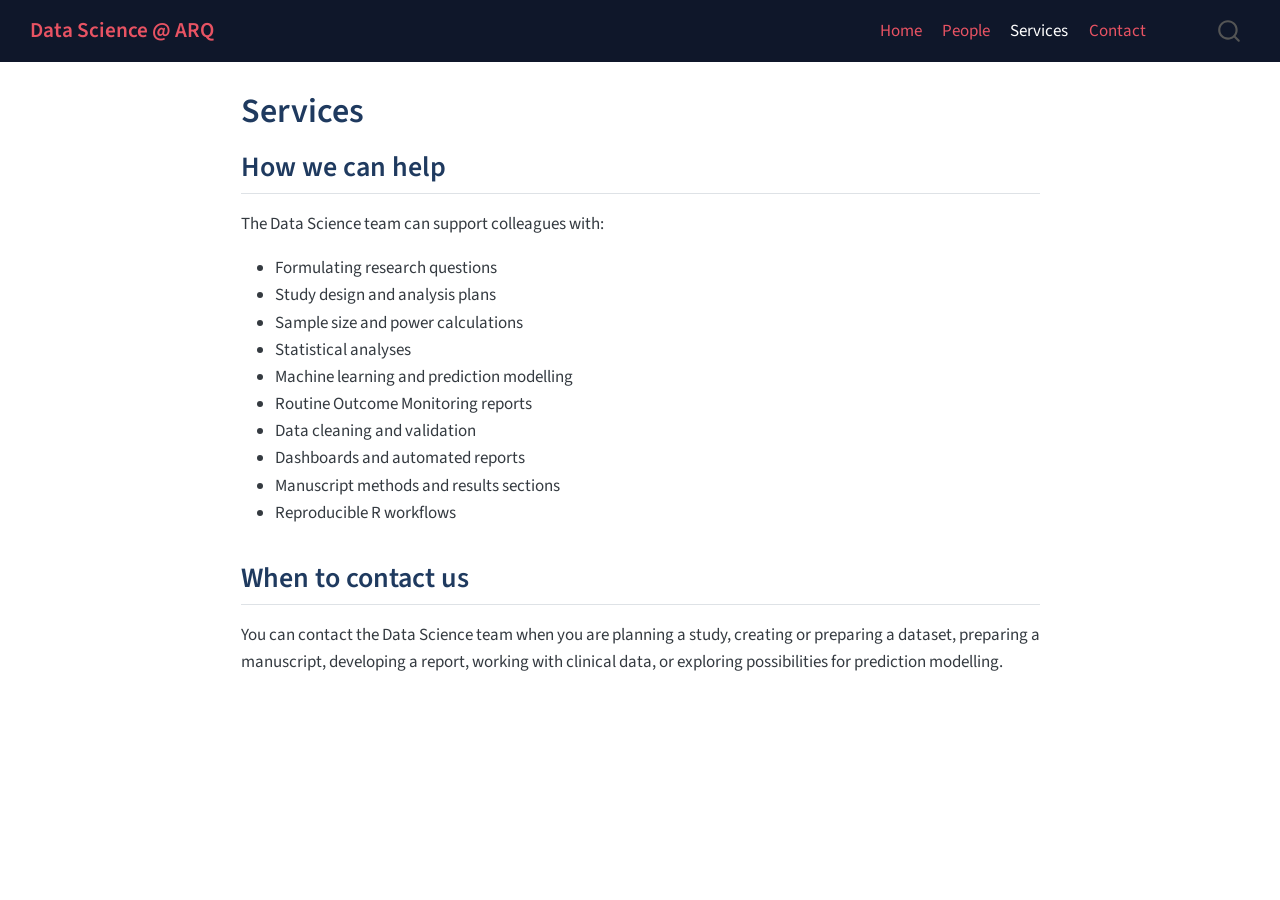
<file: docs/services.html>
<!DOCTYPE html>
<html xmlns="http://www.w3.org/1999/xhtml" lang="en" xml:lang="en"><head>

<meta charset="utf-8">
<meta name="generator" content="quarto-1.7.32">

<meta name="viewport" content="width=device-width, initial-scale=1.0, user-scalable=yes">


<title>Services – Data Science @ ARQ</title>
<style>
code{white-space: pre-wrap;}
span.smallcaps{font-variant: small-caps;}
div.columns{display: flex; gap: min(4vw, 1.5em);}
div.column{flex: auto; overflow-x: auto;}
div.hanging-indent{margin-left: 1.5em; text-indent: -1.5em;}
ul.task-list{list-style: none;}
ul.task-list li input[type="checkbox"] {
  width: 0.8em;
  margin: 0 0.8em 0.2em -1em; /* quarto-specific, see https://github.com/quarto-dev/quarto-cli/issues/4556 */ 
  vertical-align: middle;
}
</style>


<script src="site_libs/quarto-nav/quarto-nav.js"></script>
<script src="site_libs/quarto-nav/headroom.min.js"></script>
<script src="site_libs/clipboard/clipboard.min.js"></script>
<script src="site_libs/quarto-search/autocomplete.umd.js"></script>
<script src="site_libs/quarto-search/fuse.min.js"></script>
<script src="site_libs/quarto-search/quarto-search.js"></script>
<meta name="quarto:offset" content="./">
<script src="site_libs/quarto-html/quarto.js" type="module"></script>
<script src="site_libs/quarto-html/tabsets/tabsets.js" type="module"></script>
<script src="site_libs/quarto-html/popper.min.js"></script>
<script src="site_libs/quarto-html/tippy.umd.min.js"></script>
<script src="site_libs/quarto-html/anchor.min.js"></script>
<link href="site_libs/quarto-html/tippy.css" rel="stylesheet">
<link href="site_libs/quarto-html/quarto-syntax-highlighting-37eea08aefeeee20ff55810ff984fec1.css" rel="stylesheet" id="quarto-text-highlighting-styles">
<script src="site_libs/bootstrap/bootstrap.min.js"></script>
<link href="site_libs/bootstrap/bootstrap-icons.css" rel="stylesheet">
<link href="site_libs/bootstrap/bootstrap-dfb324f25d9b1687192fa8be62ac8f9c.min.css" rel="stylesheet" append-hash="true" id="quarto-bootstrap" data-mode="light">
<script id="quarto-search-options" type="application/json">{
  "location": "navbar",
  "copy-button": false,
  "collapse-after": 3,
  "panel-placement": "end",
  "type": "overlay",
  "limit": 50,
  "keyboard-shortcut": [
    "f",
    "/",
    "s"
  ],
  "show-item-context": false,
  "language": {
    "search-no-results-text": "No results",
    "search-matching-documents-text": "matching documents",
    "search-copy-link-title": "Copy link to search",
    "search-hide-matches-text": "Hide additional matches",
    "search-more-match-text": "more match in this document",
    "search-more-matches-text": "more matches in this document",
    "search-clear-button-title": "Clear",
    "search-text-placeholder": "",
    "search-detached-cancel-button-title": "Cancel",
    "search-submit-button-title": "Submit",
    "search-label": "Search"
  }
}</script>


<link rel="stylesheet" href="styles.css">
</head>

<body class="nav-fixed fullcontent quarto-light">

<div id="quarto-search-results"></div>
  <header id="quarto-header" class="headroom fixed-top">
    <nav class="navbar navbar-expand-lg " data-bs-theme="dark">
      <div class="navbar-container container-fluid">
      <div class="navbar-brand-container mx-auto">
    <a class="navbar-brand" href="./index.html">
    <span class="navbar-title">Data Science @ ARQ</span>
    </a>
  </div>
            <div id="quarto-search" class="" title="Search"></div>
          <button class="navbar-toggler" type="button" data-bs-toggle="collapse" data-bs-target="#navbarCollapse" aria-controls="navbarCollapse" role="menu" aria-expanded="false" aria-label="Toggle navigation" onclick="if (window.quartoToggleHeadroom) { window.quartoToggleHeadroom(); }">
  <span class="navbar-toggler-icon"></span>
</button>
          <div class="collapse navbar-collapse" id="navbarCollapse">
            <ul class="navbar-nav navbar-nav-scroll me-auto">
  <li class="nav-item">
    <a class="nav-link" href="./index.html"> 
<span class="menu-text">Home</span></a>
  </li>  
  <li class="nav-item">
    <a class="nav-link" href="./people.html"> 
<span class="menu-text">People</span></a>
  </li>  
  <li class="nav-item">
    <a class="nav-link active" href="./services.html" aria-current="page"> 
<span class="menu-text">Services</span></a>
  </li>  
  <li class="nav-item">
    <a class="nav-link" href="./contact.html"> 
<span class="menu-text">Contact</span></a>
  </li>  
</ul>
          </div> <!-- /navcollapse -->
            <div class="quarto-navbar-tools">
</div>
      </div> <!-- /container-fluid -->
    </nav>
</header>
<!-- content -->
<div id="quarto-content" class="quarto-container page-columns page-rows-contents page-layout-article page-navbar">
<!-- sidebar -->
<!-- margin-sidebar -->
    
<!-- main -->
<main class="content" id="quarto-document-content">

<header id="title-block-header" class="quarto-title-block default">
<div class="quarto-title">
<h1 class="title">Services</h1>
</div>



<div class="quarto-title-meta">

    
  
    
  </div>
  


</header>


<section id="how-we-can-help" class="level2">
<h2 class="anchored" data-anchor-id="how-we-can-help">How we can help</h2>
<p>The Data Science team can support colleagues with:</p>
<ul>
<li>Formulating research questions</li>
<li>Study design and analysis plans</li>
<li>Sample size and power calculations</li>
<li>Statistical analyses</li>
<li>Machine learning and prediction modelling</li>
<li>Routine Outcome Monitoring reports</li>
<li>Data cleaning and validation</li>
<li>Dashboards and automated reports</li>
<li>Manuscript methods and results sections</li>
<li>Reproducible R workflows</li>
</ul>
</section>
<section id="when-to-contact-us" class="level2">
<h2 class="anchored" data-anchor-id="when-to-contact-us">When to contact us</h2>
<p>You can contact the Data Science team when you are planning a study, creating or preparing a dataset, preparing a manuscript, developing a report, working with clinical data, or exploring possibilities for prediction modelling.</p>


</section>

</main> <!-- /main -->
<script id="quarto-html-after-body" type="application/javascript">
  window.document.addEventListener("DOMContentLoaded", function (event) {
    const icon = "";
    const anchorJS = new window.AnchorJS();
    anchorJS.options = {
      placement: 'right',
      icon: icon
    };
    anchorJS.add('.anchored');
    const isCodeAnnotation = (el) => {
      for (const clz of el.classList) {
        if (clz.startsWith('code-annotation-')) {                     
          return true;
        }
      }
      return false;
    }
    const onCopySuccess = function(e) {
      // button target
      const button = e.trigger;
      // don't keep focus
      button.blur();
      // flash "checked"
      button.classList.add('code-copy-button-checked');
      var currentTitle = button.getAttribute("title");
      button.setAttribute("title", "Copied!");
      let tooltip;
      if (window.bootstrap) {
        button.setAttribute("data-bs-toggle", "tooltip");
        button.setAttribute("data-bs-placement", "left");
        button.setAttribute("data-bs-title", "Copied!");
        tooltip = new bootstrap.Tooltip(button, 
          { trigger: "manual", 
            customClass: "code-copy-button-tooltip",
            offset: [0, -8]});
        tooltip.show();    
      }
      setTimeout(function() {
        if (tooltip) {
          tooltip.hide();
          button.removeAttribute("data-bs-title");
          button.removeAttribute("data-bs-toggle");
          button.removeAttribute("data-bs-placement");
        }
        button.setAttribute("title", currentTitle);
        button.classList.remove('code-copy-button-checked');
      }, 1000);
      // clear code selection
      e.clearSelection();
    }
    const getTextToCopy = function(trigger) {
        const codeEl = trigger.previousElementSibling.cloneNode(true);
        for (const childEl of codeEl.children) {
          if (isCodeAnnotation(childEl)) {
            childEl.remove();
          }
        }
        return codeEl.innerText;
    }
    const clipboard = new window.ClipboardJS('.code-copy-button:not([data-in-quarto-modal])', {
      text: getTextToCopy
    });
    clipboard.on('success', onCopySuccess);
    if (window.document.getElementById('quarto-embedded-source-code-modal')) {
      const clipboardModal = new window.ClipboardJS('.code-copy-button[data-in-quarto-modal]', {
        text: getTextToCopy,
        container: window.document.getElementById('quarto-embedded-source-code-modal')
      });
      clipboardModal.on('success', onCopySuccess);
    }
      var localhostRegex = new RegExp(/^(?:http|https):\/\/localhost\:?[0-9]*\//);
      var mailtoRegex = new RegExp(/^mailto:/);
        var filterRegex = new RegExp('/' + window.location.host + '/');
      var isInternal = (href) => {
          return filterRegex.test(href) || localhostRegex.test(href) || mailtoRegex.test(href);
      }
      // Inspect non-navigation links and adorn them if external
     var links = window.document.querySelectorAll('a[href]:not(.nav-link):not(.navbar-brand):not(.toc-action):not(.sidebar-link):not(.sidebar-item-toggle):not(.pagination-link):not(.no-external):not([aria-hidden]):not(.dropdown-item):not(.quarto-navigation-tool):not(.about-link)');
      for (var i=0; i<links.length; i++) {
        const link = links[i];
        if (!isInternal(link.href)) {
          // undo the damage that might have been done by quarto-nav.js in the case of
          // links that we want to consider external
          if (link.dataset.originalHref !== undefined) {
            link.href = link.dataset.originalHref;
          }
        }
      }
    function tippyHover(el, contentFn, onTriggerFn, onUntriggerFn) {
      const config = {
        allowHTML: true,
        maxWidth: 500,
        delay: 100,
        arrow: false,
        appendTo: function(el) {
            return el.parentElement;
        },
        interactive: true,
        interactiveBorder: 10,
        theme: 'quarto',
        placement: 'bottom-start',
      };
      if (contentFn) {
        config.content = contentFn;
      }
      if (onTriggerFn) {
        config.onTrigger = onTriggerFn;
      }
      if (onUntriggerFn) {
        config.onUntrigger = onUntriggerFn;
      }
      window.tippy(el, config); 
    }
    const noterefs = window.document.querySelectorAll('a[role="doc-noteref"]');
    for (var i=0; i<noterefs.length; i++) {
      const ref = noterefs[i];
      tippyHover(ref, function() {
        // use id or data attribute instead here
        let href = ref.getAttribute('data-footnote-href') || ref.getAttribute('href');
        try { href = new URL(href).hash; } catch {}
        const id = href.replace(/^#\/?/, "");
        const note = window.document.getElementById(id);
        if (note) {
          return note.innerHTML;
        } else {
          return "";
        }
      });
    }
    const xrefs = window.document.querySelectorAll('a.quarto-xref');
    const processXRef = (id, note) => {
      // Strip column container classes
      const stripColumnClz = (el) => {
        el.classList.remove("page-full", "page-columns");
        if (el.children) {
          for (const child of el.children) {
            stripColumnClz(child);
          }
        }
      }
      stripColumnClz(note)
      if (id === null || id.startsWith('sec-')) {
        // Special case sections, only their first couple elements
        const container = document.createElement("div");
        if (note.children && note.children.length > 2) {
          container.appendChild(note.children[0].cloneNode(true));
          for (let i = 1; i < note.children.length; i++) {
            const child = note.children[i];
            if (child.tagName === "P" && child.innerText === "") {
              continue;
            } else {
              container.appendChild(child.cloneNode(true));
              break;
            }
          }
          if (window.Quarto?.typesetMath) {
            window.Quarto.typesetMath(container);
          }
          return container.innerHTML
        } else {
          if (window.Quarto?.typesetMath) {
            window.Quarto.typesetMath(note);
          }
          return note.innerHTML;
        }
      } else {
        // Remove any anchor links if they are present
        const anchorLink = note.querySelector('a.anchorjs-link');
        if (anchorLink) {
          anchorLink.remove();
        }
        if (window.Quarto?.typesetMath) {
          window.Quarto.typesetMath(note);
        }
        if (note.classList.contains("callout")) {
          return note.outerHTML;
        } else {
          return note.innerHTML;
        }
      }
    }
    for (var i=0; i<xrefs.length; i++) {
      const xref = xrefs[i];
      tippyHover(xref, undefined, function(instance) {
        instance.disable();
        let url = xref.getAttribute('href');
        let hash = undefined; 
        if (url.startsWith('#')) {
          hash = url;
        } else {
          try { hash = new URL(url).hash; } catch {}
        }
        if (hash) {
          const id = hash.replace(/^#\/?/, "");
          const note = window.document.getElementById(id);
          if (note !== null) {
            try {
              const html = processXRef(id, note.cloneNode(true));
              instance.setContent(html);
            } finally {
              instance.enable();
              instance.show();
            }
          } else {
            // See if we can fetch this
            fetch(url.split('#')[0])
            .then(res => res.text())
            .then(html => {
              const parser = new DOMParser();
              const htmlDoc = parser.parseFromString(html, "text/html");
              const note = htmlDoc.getElementById(id);
              if (note !== null) {
                const html = processXRef(id, note);
                instance.setContent(html);
              } 
            }).finally(() => {
              instance.enable();
              instance.show();
            });
          }
        } else {
          // See if we can fetch a full url (with no hash to target)
          // This is a special case and we should probably do some content thinning / targeting
          fetch(url)
          .then(res => res.text())
          .then(html => {
            const parser = new DOMParser();
            const htmlDoc = parser.parseFromString(html, "text/html");
            const note = htmlDoc.querySelector('main.content');
            if (note !== null) {
              // This should only happen for chapter cross references
              // (since there is no id in the URL)
              // remove the first header
              if (note.children.length > 0 && note.children[0].tagName === "HEADER") {
                note.children[0].remove();
              }
              const html = processXRef(null, note);
              instance.setContent(html);
            } 
          }).finally(() => {
            instance.enable();
            instance.show();
          });
        }
      }, function(instance) {
      });
    }
        let selectedAnnoteEl;
        const selectorForAnnotation = ( cell, annotation) => {
          let cellAttr = 'data-code-cell="' + cell + '"';
          let lineAttr = 'data-code-annotation="' +  annotation + '"';
          const selector = 'span[' + cellAttr + '][' + lineAttr + ']';
          return selector;
        }
        const selectCodeLines = (annoteEl) => {
          const doc = window.document;
          const targetCell = annoteEl.getAttribute("data-target-cell");
          const targetAnnotation = annoteEl.getAttribute("data-target-annotation");
          const annoteSpan = window.document.querySelector(selectorForAnnotation(targetCell, targetAnnotation));
          const lines = annoteSpan.getAttribute("data-code-lines").split(",");
          const lineIds = lines.map((line) => {
            return targetCell + "-" + line;
          })
          let top = null;
          let height = null;
          let parent = null;
          if (lineIds.length > 0) {
              //compute the position of the single el (top and bottom and make a div)
              const el = window.document.getElementById(lineIds[0]);
              top = el.offsetTop;
              height = el.offsetHeight;
              parent = el.parentElement.parentElement;
            if (lineIds.length > 1) {
              const lastEl = window.document.getElementById(lineIds[lineIds.length - 1]);
              const bottom = lastEl.offsetTop + lastEl.offsetHeight;
              height = bottom - top;
            }
            if (top !== null && height !== null && parent !== null) {
              // cook up a div (if necessary) and position it 
              let div = window.document.getElementById("code-annotation-line-highlight");
              if (div === null) {
                div = window.document.createElement("div");
                div.setAttribute("id", "code-annotation-line-highlight");
                div.style.position = 'absolute';
                parent.appendChild(div);
              }
              div.style.top = top - 2 + "px";
              div.style.height = height + 4 + "px";
              div.style.left = 0;
              let gutterDiv = window.document.getElementById("code-annotation-line-highlight-gutter");
              if (gutterDiv === null) {
                gutterDiv = window.document.createElement("div");
                gutterDiv.setAttribute("id", "code-annotation-line-highlight-gutter");
                gutterDiv.style.position = 'absolute';
                const codeCell = window.document.getElementById(targetCell);
                const gutter = codeCell.querySelector('.code-annotation-gutter');
                gutter.appendChild(gutterDiv);
              }
              gutterDiv.style.top = top - 2 + "px";
              gutterDiv.style.height = height + 4 + "px";
            }
            selectedAnnoteEl = annoteEl;
          }
        };
        const unselectCodeLines = () => {
          const elementsIds = ["code-annotation-line-highlight", "code-annotation-line-highlight-gutter"];
          elementsIds.forEach((elId) => {
            const div = window.document.getElementById(elId);
            if (div) {
              div.remove();
            }
          });
          selectedAnnoteEl = undefined;
        };
          // Handle positioning of the toggle
      window.addEventListener(
        "resize",
        throttle(() => {
          elRect = undefined;
          if (selectedAnnoteEl) {
            selectCodeLines(selectedAnnoteEl);
          }
        }, 10)
      );
      function throttle(fn, ms) {
      let throttle = false;
      let timer;
        return (...args) => {
          if(!throttle) { // first call gets through
              fn.apply(this, args);
              throttle = true;
          } else { // all the others get throttled
              if(timer) clearTimeout(timer); // cancel #2
              timer = setTimeout(() => {
                fn.apply(this, args);
                timer = throttle = false;
              }, ms);
          }
        };
      }
        // Attach click handler to the DT
        const annoteDls = window.document.querySelectorAll('dt[data-target-cell]');
        for (const annoteDlNode of annoteDls) {
          annoteDlNode.addEventListener('click', (event) => {
            const clickedEl = event.target;
            if (clickedEl !== selectedAnnoteEl) {
              unselectCodeLines();
              const activeEl = window.document.querySelector('dt[data-target-cell].code-annotation-active');
              if (activeEl) {
                activeEl.classList.remove('code-annotation-active');
              }
              selectCodeLines(clickedEl);
              clickedEl.classList.add('code-annotation-active');
            } else {
              // Unselect the line
              unselectCodeLines();
              clickedEl.classList.remove('code-annotation-active');
            }
          });
        }
    const findCites = (el) => {
      const parentEl = el.parentElement;
      if (parentEl) {
        const cites = parentEl.dataset.cites;
        if (cites) {
          return {
            el,
            cites: cites.split(' ')
          };
        } else {
          return findCites(el.parentElement)
        }
      } else {
        return undefined;
      }
    };
    var bibliorefs = window.document.querySelectorAll('a[role="doc-biblioref"]');
    for (var i=0; i<bibliorefs.length; i++) {
      const ref = bibliorefs[i];
      const citeInfo = findCites(ref);
      if (citeInfo) {
        tippyHover(citeInfo.el, function() {
          var popup = window.document.createElement('div');
          citeInfo.cites.forEach(function(cite) {
            var citeDiv = window.document.createElement('div');
            citeDiv.classList.add('hanging-indent');
            citeDiv.classList.add('csl-entry');
            var biblioDiv = window.document.getElementById('ref-' + cite);
            if (biblioDiv) {
              citeDiv.innerHTML = biblioDiv.innerHTML;
            }
            popup.appendChild(citeDiv);
          });
          return popup.innerHTML;
        });
      }
    }
  });
  </script>
</div> <!-- /content -->




</body></html>
</file>
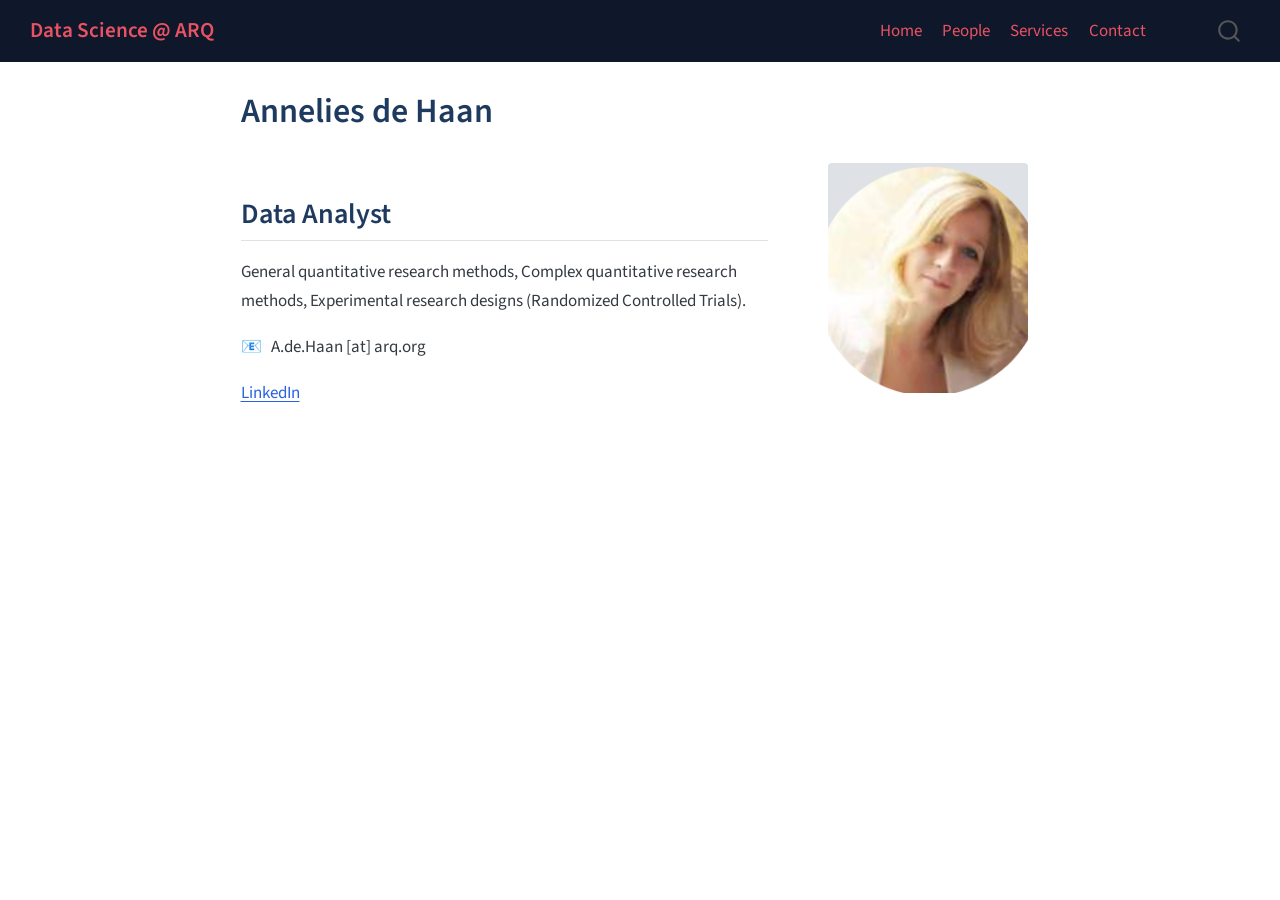
<file: docs/people/annelies.html>
<!DOCTYPE html>
<html xmlns="http://www.w3.org/1999/xhtml" lang="en" xml:lang="en"><head>

<meta charset="utf-8">
<meta name="generator" content="quarto-1.7.32">

<meta name="viewport" content="width=device-width, initial-scale=1.0, user-scalable=yes">


<title>Annelies de Haan – Data Science @ ARQ</title>
<style>
code{white-space: pre-wrap;}
span.smallcaps{font-variant: small-caps;}
div.columns{display: flex; gap: min(4vw, 1.5em);}
div.column{flex: auto; overflow-x: auto;}
div.hanging-indent{margin-left: 1.5em; text-indent: -1.5em;}
ul.task-list{list-style: none;}
ul.task-list li input[type="checkbox"] {
  width: 0.8em;
  margin: 0 0.8em 0.2em -1em; /* quarto-specific, see https://github.com/quarto-dev/quarto-cli/issues/4556 */ 
  vertical-align: middle;
}
</style>


<script src="../site_libs/quarto-nav/quarto-nav.js"></script>
<script src="../site_libs/quarto-nav/headroom.min.js"></script>
<script src="../site_libs/clipboard/clipboard.min.js"></script>
<script src="../site_libs/quarto-search/autocomplete.umd.js"></script>
<script src="../site_libs/quarto-search/fuse.min.js"></script>
<script src="../site_libs/quarto-search/quarto-search.js"></script>
<meta name="quarto:offset" content="../">
<script src="../site_libs/quarto-html/quarto.js" type="module"></script>
<script src="../site_libs/quarto-html/tabsets/tabsets.js" type="module"></script>
<script src="../site_libs/quarto-html/popper.min.js"></script>
<script src="../site_libs/quarto-html/tippy.umd.min.js"></script>
<script src="../site_libs/quarto-html/anchor.min.js"></script>
<link href="../site_libs/quarto-html/tippy.css" rel="stylesheet">
<link href="../site_libs/quarto-html/quarto-syntax-highlighting-37eea08aefeeee20ff55810ff984fec1.css" rel="stylesheet" id="quarto-text-highlighting-styles">
<script src="../site_libs/bootstrap/bootstrap.min.js"></script>
<link href="../site_libs/bootstrap/bootstrap-icons.css" rel="stylesheet">
<link href="../site_libs/bootstrap/bootstrap-dfb324f25d9b1687192fa8be62ac8f9c.min.css" rel="stylesheet" append-hash="true" id="quarto-bootstrap" data-mode="light">
<script id="quarto-search-options" type="application/json">{
  "location": "navbar",
  "copy-button": false,
  "collapse-after": 3,
  "panel-placement": "end",
  "type": "overlay",
  "limit": 50,
  "keyboard-shortcut": [
    "f",
    "/",
    "s"
  ],
  "show-item-context": false,
  "language": {
    "search-no-results-text": "No results",
    "search-matching-documents-text": "matching documents",
    "search-copy-link-title": "Copy link to search",
    "search-hide-matches-text": "Hide additional matches",
    "search-more-match-text": "more match in this document",
    "search-more-matches-text": "more matches in this document",
    "search-clear-button-title": "Clear",
    "search-text-placeholder": "",
    "search-detached-cancel-button-title": "Cancel",
    "search-submit-button-title": "Submit",
    "search-label": "Search"
  }
}</script>


<link rel="stylesheet" href="../styles.css">
</head>

<body class="nav-fixed fullcontent quarto-light">

<div id="quarto-search-results"></div>
  <header id="quarto-header" class="headroom fixed-top">
    <nav class="navbar navbar-expand-lg " data-bs-theme="dark">
      <div class="navbar-container container-fluid">
      <div class="navbar-brand-container mx-auto">
    <a class="navbar-brand" href="../index.html">
    <span class="navbar-title">Data Science @ ARQ</span>
    </a>
  </div>
            <div id="quarto-search" class="" title="Search"></div>
          <button class="navbar-toggler" type="button" data-bs-toggle="collapse" data-bs-target="#navbarCollapse" aria-controls="navbarCollapse" role="menu" aria-expanded="false" aria-label="Toggle navigation" onclick="if (window.quartoToggleHeadroom) { window.quartoToggleHeadroom(); }">
  <span class="navbar-toggler-icon"></span>
</button>
          <div class="collapse navbar-collapse" id="navbarCollapse">
            <ul class="navbar-nav navbar-nav-scroll me-auto">
  <li class="nav-item">
    <a class="nav-link" href="../index.html"> 
<span class="menu-text">Home</span></a>
  </li>  
  <li class="nav-item">
    <a class="nav-link" href="../people.html"> 
<span class="menu-text">People</span></a>
  </li>  
  <li class="nav-item">
    <a class="nav-link" href="../services.html"> 
<span class="menu-text">Services</span></a>
  </li>  
  <li class="nav-item">
    <a class="nav-link" href="../contact.html"> 
<span class="menu-text">Contact</span></a>
  </li>  
</ul>
          </div> <!-- /navcollapse -->
            <div class="quarto-navbar-tools">
</div>
      </div> <!-- /container-fluid -->
    </nav>
</header>
<!-- content -->
<div id="quarto-content" class="quarto-container page-columns page-rows-contents page-layout-article page-navbar">
<!-- sidebar -->
<!-- margin-sidebar -->
    
<!-- main -->
<main class="content" id="quarto-document-content">

<header id="title-block-header" class="quarto-title-block default">
<div class="quarto-title">
<h1 class="title">Annelies de Haan</h1>
</div>



<div class="quarto-title-meta">

    
  
    
  </div>
  


</header>


<div class="profile-page">
<section id="data-analyst" class="level2 profile-text">
<h2 class="anchored" data-anchor-id="data-analyst">Data Analyst</h2>
<p>General quantitative research methods, Complex quantitative research methods, Experimental research designs (Randomized Controlled Trials).</p>
<p><strong>📧</strong> &nbsp; A.de.Haan [at] arq.org</p>
<p><a href="https://www.linkedin.com/in/annelies-de-haan-1ba6bb90/">LinkedIn</a></p>
</section>
<div class="profile-photo">
<p><img src="../images/people/annelies.png" class="img-fluid"></p>
</div>
</div>



</main> <!-- /main -->
<script id="quarto-html-after-body" type="application/javascript">
  window.document.addEventListener("DOMContentLoaded", function (event) {
    const icon = "";
    const anchorJS = new window.AnchorJS();
    anchorJS.options = {
      placement: 'right',
      icon: icon
    };
    anchorJS.add('.anchored');
    const isCodeAnnotation = (el) => {
      for (const clz of el.classList) {
        if (clz.startsWith('code-annotation-')) {                     
          return true;
        }
      }
      return false;
    }
    const onCopySuccess = function(e) {
      // button target
      const button = e.trigger;
      // don't keep focus
      button.blur();
      // flash "checked"
      button.classList.add('code-copy-button-checked');
      var currentTitle = button.getAttribute("title");
      button.setAttribute("title", "Copied!");
      let tooltip;
      if (window.bootstrap) {
        button.setAttribute("data-bs-toggle", "tooltip");
        button.setAttribute("data-bs-placement", "left");
        button.setAttribute("data-bs-title", "Copied!");
        tooltip = new bootstrap.Tooltip(button, 
          { trigger: "manual", 
            customClass: "code-copy-button-tooltip",
            offset: [0, -8]});
        tooltip.show();    
      }
      setTimeout(function() {
        if (tooltip) {
          tooltip.hide();
          button.removeAttribute("data-bs-title");
          button.removeAttribute("data-bs-toggle");
          button.removeAttribute("data-bs-placement");
        }
        button.setAttribute("title", currentTitle);
        button.classList.remove('code-copy-button-checked');
      }, 1000);
      // clear code selection
      e.clearSelection();
    }
    const getTextToCopy = function(trigger) {
        const codeEl = trigger.previousElementSibling.cloneNode(true);
        for (const childEl of codeEl.children) {
          if (isCodeAnnotation(childEl)) {
            childEl.remove();
          }
        }
        return codeEl.innerText;
    }
    const clipboard = new window.ClipboardJS('.code-copy-button:not([data-in-quarto-modal])', {
      text: getTextToCopy
    });
    clipboard.on('success', onCopySuccess);
    if (window.document.getElementById('quarto-embedded-source-code-modal')) {
      const clipboardModal = new window.ClipboardJS('.code-copy-button[data-in-quarto-modal]', {
        text: getTextToCopy,
        container: window.document.getElementById('quarto-embedded-source-code-modal')
      });
      clipboardModal.on('success', onCopySuccess);
    }
      var localhostRegex = new RegExp(/^(?:http|https):\/\/localhost\:?[0-9]*\//);
      var mailtoRegex = new RegExp(/^mailto:/);
        var filterRegex = new RegExp('/' + window.location.host + '/');
      var isInternal = (href) => {
          return filterRegex.test(href) || localhostRegex.test(href) || mailtoRegex.test(href);
      }
      // Inspect non-navigation links and adorn them if external
     var links = window.document.querySelectorAll('a[href]:not(.nav-link):not(.navbar-brand):not(.toc-action):not(.sidebar-link):not(.sidebar-item-toggle):not(.pagination-link):not(.no-external):not([aria-hidden]):not(.dropdown-item):not(.quarto-navigation-tool):not(.about-link)');
      for (var i=0; i<links.length; i++) {
        const link = links[i];
        if (!isInternal(link.href)) {
          // undo the damage that might have been done by quarto-nav.js in the case of
          // links that we want to consider external
          if (link.dataset.originalHref !== undefined) {
            link.href = link.dataset.originalHref;
          }
        }
      }
    function tippyHover(el, contentFn, onTriggerFn, onUntriggerFn) {
      const config = {
        allowHTML: true,
        maxWidth: 500,
        delay: 100,
        arrow: false,
        appendTo: function(el) {
            return el.parentElement;
        },
        interactive: true,
        interactiveBorder: 10,
        theme: 'quarto',
        placement: 'bottom-start',
      };
      if (contentFn) {
        config.content = contentFn;
      }
      if (onTriggerFn) {
        config.onTrigger = onTriggerFn;
      }
      if (onUntriggerFn) {
        config.onUntrigger = onUntriggerFn;
      }
      window.tippy(el, config); 
    }
    const noterefs = window.document.querySelectorAll('a[role="doc-noteref"]');
    for (var i=0; i<noterefs.length; i++) {
      const ref = noterefs[i];
      tippyHover(ref, function() {
        // use id or data attribute instead here
        let href = ref.getAttribute('data-footnote-href') || ref.getAttribute('href');
        try { href = new URL(href).hash; } catch {}
        const id = href.replace(/^#\/?/, "");
        const note = window.document.getElementById(id);
        if (note) {
          return note.innerHTML;
        } else {
          return "";
        }
      });
    }
    const xrefs = window.document.querySelectorAll('a.quarto-xref');
    const processXRef = (id, note) => {
      // Strip column container classes
      const stripColumnClz = (el) => {
        el.classList.remove("page-full", "page-columns");
        if (el.children) {
          for (const child of el.children) {
            stripColumnClz(child);
          }
        }
      }
      stripColumnClz(note)
      if (id === null || id.startsWith('sec-')) {
        // Special case sections, only their first couple elements
        const container = document.createElement("div");
        if (note.children && note.children.length > 2) {
          container.appendChild(note.children[0].cloneNode(true));
          for (let i = 1; i < note.children.length; i++) {
            const child = note.children[i];
            if (child.tagName === "P" && child.innerText === "") {
              continue;
            } else {
              container.appendChild(child.cloneNode(true));
              break;
            }
          }
          if (window.Quarto?.typesetMath) {
            window.Quarto.typesetMath(container);
          }
          return container.innerHTML
        } else {
          if (window.Quarto?.typesetMath) {
            window.Quarto.typesetMath(note);
          }
          return note.innerHTML;
        }
      } else {
        // Remove any anchor links if they are present
        const anchorLink = note.querySelector('a.anchorjs-link');
        if (anchorLink) {
          anchorLink.remove();
        }
        if (window.Quarto?.typesetMath) {
          window.Quarto.typesetMath(note);
        }
        if (note.classList.contains("callout")) {
          return note.outerHTML;
        } else {
          return note.innerHTML;
        }
      }
    }
    for (var i=0; i<xrefs.length; i++) {
      const xref = xrefs[i];
      tippyHover(xref, undefined, function(instance) {
        instance.disable();
        let url = xref.getAttribute('href');
        let hash = undefined; 
        if (url.startsWith('#')) {
          hash = url;
        } else {
          try { hash = new URL(url).hash; } catch {}
        }
        if (hash) {
          const id = hash.replace(/^#\/?/, "");
          const note = window.document.getElementById(id);
          if (note !== null) {
            try {
              const html = processXRef(id, note.cloneNode(true));
              instance.setContent(html);
            } finally {
              instance.enable();
              instance.show();
            }
          } else {
            // See if we can fetch this
            fetch(url.split('#')[0])
            .then(res => res.text())
            .then(html => {
              const parser = new DOMParser();
              const htmlDoc = parser.parseFromString(html, "text/html");
              const note = htmlDoc.getElementById(id);
              if (note !== null) {
                const html = processXRef(id, note);
                instance.setContent(html);
              } 
            }).finally(() => {
              instance.enable();
              instance.show();
            });
          }
        } else {
          // See if we can fetch a full url (with no hash to target)
          // This is a special case and we should probably do some content thinning / targeting
          fetch(url)
          .then(res => res.text())
          .then(html => {
            const parser = new DOMParser();
            const htmlDoc = parser.parseFromString(html, "text/html");
            const note = htmlDoc.querySelector('main.content');
            if (note !== null) {
              // This should only happen for chapter cross references
              // (since there is no id in the URL)
              // remove the first header
              if (note.children.length > 0 && note.children[0].tagName === "HEADER") {
                note.children[0].remove();
              }
              const html = processXRef(null, note);
              instance.setContent(html);
            } 
          }).finally(() => {
            instance.enable();
            instance.show();
          });
        }
      }, function(instance) {
      });
    }
        let selectedAnnoteEl;
        const selectorForAnnotation = ( cell, annotation) => {
          let cellAttr = 'data-code-cell="' + cell + '"';
          let lineAttr = 'data-code-annotation="' +  annotation + '"';
          const selector = 'span[' + cellAttr + '][' + lineAttr + ']';
          return selector;
        }
        const selectCodeLines = (annoteEl) => {
          const doc = window.document;
          const targetCell = annoteEl.getAttribute("data-target-cell");
          const targetAnnotation = annoteEl.getAttribute("data-target-annotation");
          const annoteSpan = window.document.querySelector(selectorForAnnotation(targetCell, targetAnnotation));
          const lines = annoteSpan.getAttribute("data-code-lines").split(",");
          const lineIds = lines.map((line) => {
            return targetCell + "-" + line;
          })
          let top = null;
          let height = null;
          let parent = null;
          if (lineIds.length > 0) {
              //compute the position of the single el (top and bottom and make a div)
              const el = window.document.getElementById(lineIds[0]);
              top = el.offsetTop;
              height = el.offsetHeight;
              parent = el.parentElement.parentElement;
            if (lineIds.length > 1) {
              const lastEl = window.document.getElementById(lineIds[lineIds.length - 1]);
              const bottom = lastEl.offsetTop + lastEl.offsetHeight;
              height = bottom - top;
            }
            if (top !== null && height !== null && parent !== null) {
              // cook up a div (if necessary) and position it 
              let div = window.document.getElementById("code-annotation-line-highlight");
              if (div === null) {
                div = window.document.createElement("div");
                div.setAttribute("id", "code-annotation-line-highlight");
                div.style.position = 'absolute';
                parent.appendChild(div);
              }
              div.style.top = top - 2 + "px";
              div.style.height = height + 4 + "px";
              div.style.left = 0;
              let gutterDiv = window.document.getElementById("code-annotation-line-highlight-gutter");
              if (gutterDiv === null) {
                gutterDiv = window.document.createElement("div");
                gutterDiv.setAttribute("id", "code-annotation-line-highlight-gutter");
                gutterDiv.style.position = 'absolute';
                const codeCell = window.document.getElementById(targetCell);
                const gutter = codeCell.querySelector('.code-annotation-gutter');
                gutter.appendChild(gutterDiv);
              }
              gutterDiv.style.top = top - 2 + "px";
              gutterDiv.style.height = height + 4 + "px";
            }
            selectedAnnoteEl = annoteEl;
          }
        };
        const unselectCodeLines = () => {
          const elementsIds = ["code-annotation-line-highlight", "code-annotation-line-highlight-gutter"];
          elementsIds.forEach((elId) => {
            const div = window.document.getElementById(elId);
            if (div) {
              div.remove();
            }
          });
          selectedAnnoteEl = undefined;
        };
          // Handle positioning of the toggle
      window.addEventListener(
        "resize",
        throttle(() => {
          elRect = undefined;
          if (selectedAnnoteEl) {
            selectCodeLines(selectedAnnoteEl);
          }
        }, 10)
      );
      function throttle(fn, ms) {
      let throttle = false;
      let timer;
        return (...args) => {
          if(!throttle) { // first call gets through
              fn.apply(this, args);
              throttle = true;
          } else { // all the others get throttled
              if(timer) clearTimeout(timer); // cancel #2
              timer = setTimeout(() => {
                fn.apply(this, args);
                timer = throttle = false;
              }, ms);
          }
        };
      }
        // Attach click handler to the DT
        const annoteDls = window.document.querySelectorAll('dt[data-target-cell]');
        for (const annoteDlNode of annoteDls) {
          annoteDlNode.addEventListener('click', (event) => {
            const clickedEl = event.target;
            if (clickedEl !== selectedAnnoteEl) {
              unselectCodeLines();
              const activeEl = window.document.querySelector('dt[data-target-cell].code-annotation-active');
              if (activeEl) {
                activeEl.classList.remove('code-annotation-active');
              }
              selectCodeLines(clickedEl);
              clickedEl.classList.add('code-annotation-active');
            } else {
              // Unselect the line
              unselectCodeLines();
              clickedEl.classList.remove('code-annotation-active');
            }
          });
        }
    const findCites = (el) => {
      const parentEl = el.parentElement;
      if (parentEl) {
        const cites = parentEl.dataset.cites;
        if (cites) {
          return {
            el,
            cites: cites.split(' ')
          };
        } else {
          return findCites(el.parentElement)
        }
      } else {
        return undefined;
      }
    };
    var bibliorefs = window.document.querySelectorAll('a[role="doc-biblioref"]');
    for (var i=0; i<bibliorefs.length; i++) {
      const ref = bibliorefs[i];
      const citeInfo = findCites(ref);
      if (citeInfo) {
        tippyHover(citeInfo.el, function() {
          var popup = window.document.createElement('div');
          citeInfo.cites.forEach(function(cite) {
            var citeDiv = window.document.createElement('div');
            citeDiv.classList.add('hanging-indent');
            citeDiv.classList.add('csl-entry');
            var biblioDiv = window.document.getElementById('ref-' + cite);
            if (biblioDiv) {
              citeDiv.innerHTML = biblioDiv.innerHTML;
            }
            popup.appendChild(citeDiv);
          });
          return popup.innerHTML;
        });
      }
    }
  });
  </script>
</div> <!-- /content -->




</body></html>
</file>
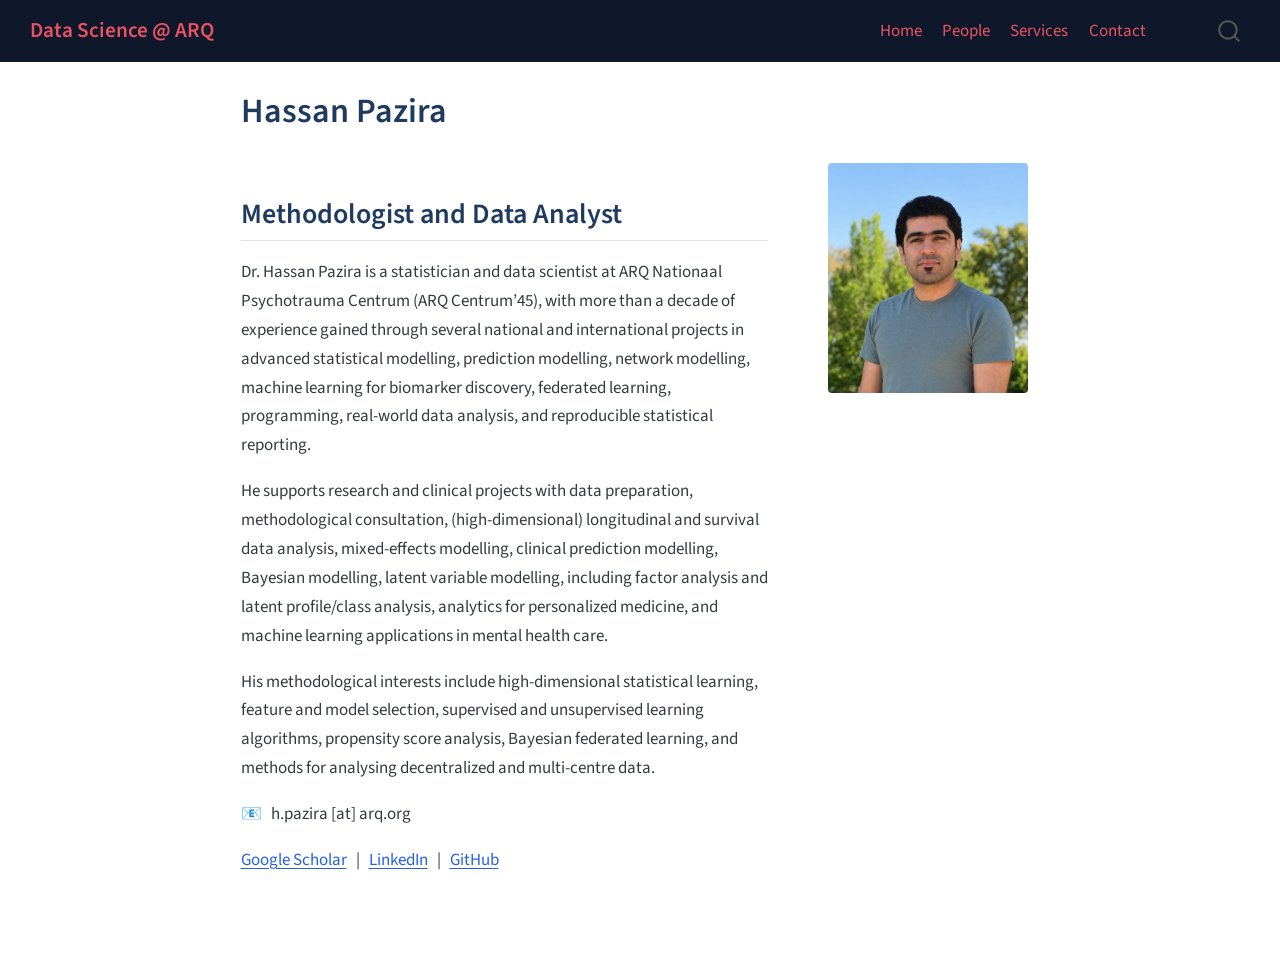
<file: docs/people/hassan.html>
<!DOCTYPE html>
<html xmlns="http://www.w3.org/1999/xhtml" lang="en" xml:lang="en"><head>

<meta charset="utf-8">
<meta name="generator" content="quarto-1.7.32">

<meta name="viewport" content="width=device-width, initial-scale=1.0, user-scalable=yes">


<title>Hassan Pazira – Data Science @ ARQ</title>
<style>
code{white-space: pre-wrap;}
span.smallcaps{font-variant: small-caps;}
div.columns{display: flex; gap: min(4vw, 1.5em);}
div.column{flex: auto; overflow-x: auto;}
div.hanging-indent{margin-left: 1.5em; text-indent: -1.5em;}
ul.task-list{list-style: none;}
ul.task-list li input[type="checkbox"] {
  width: 0.8em;
  margin: 0 0.8em 0.2em -1em; /* quarto-specific, see https://github.com/quarto-dev/quarto-cli/issues/4556 */ 
  vertical-align: middle;
}
</style>


<script src="../site_libs/quarto-nav/quarto-nav.js"></script>
<script src="../site_libs/quarto-nav/headroom.min.js"></script>
<script src="../site_libs/clipboard/clipboard.min.js"></script>
<script src="../site_libs/quarto-search/autocomplete.umd.js"></script>
<script src="../site_libs/quarto-search/fuse.min.js"></script>
<script src="../site_libs/quarto-search/quarto-search.js"></script>
<meta name="quarto:offset" content="../">
<script src="../site_libs/quarto-html/quarto.js" type="module"></script>
<script src="../site_libs/quarto-html/tabsets/tabsets.js" type="module"></script>
<script src="../site_libs/quarto-html/popper.min.js"></script>
<script src="../site_libs/quarto-html/tippy.umd.min.js"></script>
<script src="../site_libs/quarto-html/anchor.min.js"></script>
<link href="../site_libs/quarto-html/tippy.css" rel="stylesheet">
<link href="../site_libs/quarto-html/quarto-syntax-highlighting-37eea08aefeeee20ff55810ff984fec1.css" rel="stylesheet" id="quarto-text-highlighting-styles">
<script src="../site_libs/bootstrap/bootstrap.min.js"></script>
<link href="../site_libs/bootstrap/bootstrap-icons.css" rel="stylesheet">
<link href="../site_libs/bootstrap/bootstrap-dfb324f25d9b1687192fa8be62ac8f9c.min.css" rel="stylesheet" append-hash="true" id="quarto-bootstrap" data-mode="light">
<script id="quarto-search-options" type="application/json">{
  "location": "navbar",
  "copy-button": false,
  "collapse-after": 3,
  "panel-placement": "end",
  "type": "overlay",
  "limit": 50,
  "keyboard-shortcut": [
    "f",
    "/",
    "s"
  ],
  "show-item-context": false,
  "language": {
    "search-no-results-text": "No results",
    "search-matching-documents-text": "matching documents",
    "search-copy-link-title": "Copy link to search",
    "search-hide-matches-text": "Hide additional matches",
    "search-more-match-text": "more match in this document",
    "search-more-matches-text": "more matches in this document",
    "search-clear-button-title": "Clear",
    "search-text-placeholder": "",
    "search-detached-cancel-button-title": "Cancel",
    "search-submit-button-title": "Submit",
    "search-label": "Search"
  }
}</script>


<link rel="stylesheet" href="../styles.css">
</head>

<body class="nav-fixed fullcontent quarto-light">

<div id="quarto-search-results"></div>
  <header id="quarto-header" class="headroom fixed-top">
    <nav class="navbar navbar-expand-lg " data-bs-theme="dark">
      <div class="navbar-container container-fluid">
      <div class="navbar-brand-container mx-auto">
    <a class="navbar-brand" href="../index.html">
    <span class="navbar-title">Data Science @ ARQ</span>
    </a>
  </div>
            <div id="quarto-search" class="" title="Search"></div>
          <button class="navbar-toggler" type="button" data-bs-toggle="collapse" data-bs-target="#navbarCollapse" aria-controls="navbarCollapse" role="menu" aria-expanded="false" aria-label="Toggle navigation" onclick="if (window.quartoToggleHeadroom) { window.quartoToggleHeadroom(); }">
  <span class="navbar-toggler-icon"></span>
</button>
          <div class="collapse navbar-collapse" id="navbarCollapse">
            <ul class="navbar-nav navbar-nav-scroll me-auto">
  <li class="nav-item">
    <a class="nav-link" href="../index.html"> 
<span class="menu-text">Home</span></a>
  </li>  
  <li class="nav-item">
    <a class="nav-link" href="../people.html"> 
<span class="menu-text">People</span></a>
  </li>  
  <li class="nav-item">
    <a class="nav-link" href="../services.html"> 
<span class="menu-text">Services</span></a>
  </li>  
  <li class="nav-item">
    <a class="nav-link" href="../contact.html"> 
<span class="menu-text">Contact</span></a>
  </li>  
</ul>
          </div> <!-- /navcollapse -->
            <div class="quarto-navbar-tools">
</div>
      </div> <!-- /container-fluid -->
    </nav>
</header>
<!-- content -->
<div id="quarto-content" class="quarto-container page-columns page-rows-contents page-layout-article page-navbar">
<!-- sidebar -->
<!-- margin-sidebar -->
    
<!-- main -->
<main class="content" id="quarto-document-content">

<header id="title-block-header" class="quarto-title-block default">
<div class="quarto-title">
<h1 class="title">Hassan Pazira</h1>
</div>



<div class="quarto-title-meta">

    
  
    
  </div>
  


</header>


<div class="profile-page">
<section id="methodologist-and-data-analyst" class="level2 profile-text">
<h2 class="anchored" data-anchor-id="methodologist-and-data-analyst">Methodologist and Data Analyst</h2>
<p>Dr.&nbsp;Hassan Pazira is a statistician and data scientist at ARQ Nationaal Psychotrauma Centrum (ARQ Centrum’45), with more than a decade of experience gained through several national and international projects in advanced statistical modelling, prediction modelling, network modelling, machine learning for biomarker discovery, federated learning, programming, real-world data analysis, and reproducible statistical reporting.</p>
<p>He supports research and clinical projects with data preparation, methodological consultation, (high-dimensional) longitudinal and survival data analysis, mixed-effects modelling, clinical prediction modelling, Bayesian modelling, latent variable modelling, including factor analysis and latent profile/class analysis, analytics for personalized medicine, and machine learning applications in mental health care.</p>
<p>His methodological interests include high-dimensional statistical learning, feature and model selection, supervised and unsupervised learning algorithms, propensity score analysis, Bayesian federated learning, and methods for analysing decentralized and multi-centre data.</p>
<p><strong>📧</strong> &nbsp; h.pazira [at] arq.org</p>
<p><a href="https://goo.gl/eg366y">Google Scholar</a> &nbsp; | &nbsp; <a href="https://www.linkedin.com/in/hassan-pazira-82178b78/">LinkedIn</a> &nbsp; | &nbsp; <a href="https://github.com/hassanpazira">GitHub</a></p>
</section>
<div class="profile-photo">
<p><img src="../images/people/hassan.png" class="img-fluid"></p>
</div>
</div>



</main> <!-- /main -->
<script id="quarto-html-after-body" type="application/javascript">
  window.document.addEventListener("DOMContentLoaded", function (event) {
    const icon = "";
    const anchorJS = new window.AnchorJS();
    anchorJS.options = {
      placement: 'right',
      icon: icon
    };
    anchorJS.add('.anchored');
    const isCodeAnnotation = (el) => {
      for (const clz of el.classList) {
        if (clz.startsWith('code-annotation-')) {                     
          return true;
        }
      }
      return false;
    }
    const onCopySuccess = function(e) {
      // button target
      const button = e.trigger;
      // don't keep focus
      button.blur();
      // flash "checked"
      button.classList.add('code-copy-button-checked');
      var currentTitle = button.getAttribute("title");
      button.setAttribute("title", "Copied!");
      let tooltip;
      if (window.bootstrap) {
        button.setAttribute("data-bs-toggle", "tooltip");
        button.setAttribute("data-bs-placement", "left");
        button.setAttribute("data-bs-title", "Copied!");
        tooltip = new bootstrap.Tooltip(button, 
          { trigger: "manual", 
            customClass: "code-copy-button-tooltip",
            offset: [0, -8]});
        tooltip.show();    
      }
      setTimeout(function() {
        if (tooltip) {
          tooltip.hide();
          button.removeAttribute("data-bs-title");
          button.removeAttribute("data-bs-toggle");
          button.removeAttribute("data-bs-placement");
        }
        button.setAttribute("title", currentTitle);
        button.classList.remove('code-copy-button-checked');
      }, 1000);
      // clear code selection
      e.clearSelection();
    }
    const getTextToCopy = function(trigger) {
        const codeEl = trigger.previousElementSibling.cloneNode(true);
        for (const childEl of codeEl.children) {
          if (isCodeAnnotation(childEl)) {
            childEl.remove();
          }
        }
        return codeEl.innerText;
    }
    const clipboard = new window.ClipboardJS('.code-copy-button:not([data-in-quarto-modal])', {
      text: getTextToCopy
    });
    clipboard.on('success', onCopySuccess);
    if (window.document.getElementById('quarto-embedded-source-code-modal')) {
      const clipboardModal = new window.ClipboardJS('.code-copy-button[data-in-quarto-modal]', {
        text: getTextToCopy,
        container: window.document.getElementById('quarto-embedded-source-code-modal')
      });
      clipboardModal.on('success', onCopySuccess);
    }
      var localhostRegex = new RegExp(/^(?:http|https):\/\/localhost\:?[0-9]*\//);
      var mailtoRegex = new RegExp(/^mailto:/);
        var filterRegex = new RegExp('/' + window.location.host + '/');
      var isInternal = (href) => {
          return filterRegex.test(href) || localhostRegex.test(href) || mailtoRegex.test(href);
      }
      // Inspect non-navigation links and adorn them if external
     var links = window.document.querySelectorAll('a[href]:not(.nav-link):not(.navbar-brand):not(.toc-action):not(.sidebar-link):not(.sidebar-item-toggle):not(.pagination-link):not(.no-external):not([aria-hidden]):not(.dropdown-item):not(.quarto-navigation-tool):not(.about-link)');
      for (var i=0; i<links.length; i++) {
        const link = links[i];
        if (!isInternal(link.href)) {
          // undo the damage that might have been done by quarto-nav.js in the case of
          // links that we want to consider external
          if (link.dataset.originalHref !== undefined) {
            link.href = link.dataset.originalHref;
          }
        }
      }
    function tippyHover(el, contentFn, onTriggerFn, onUntriggerFn) {
      const config = {
        allowHTML: true,
        maxWidth: 500,
        delay: 100,
        arrow: false,
        appendTo: function(el) {
            return el.parentElement;
        },
        interactive: true,
        interactiveBorder: 10,
        theme: 'quarto',
        placement: 'bottom-start',
      };
      if (contentFn) {
        config.content = contentFn;
      }
      if (onTriggerFn) {
        config.onTrigger = onTriggerFn;
      }
      if (onUntriggerFn) {
        config.onUntrigger = onUntriggerFn;
      }
      window.tippy(el, config); 
    }
    const noterefs = window.document.querySelectorAll('a[role="doc-noteref"]');
    for (var i=0; i<noterefs.length; i++) {
      const ref = noterefs[i];
      tippyHover(ref, function() {
        // use id or data attribute instead here
        let href = ref.getAttribute('data-footnote-href') || ref.getAttribute('href');
        try { href = new URL(href).hash; } catch {}
        const id = href.replace(/^#\/?/, "");
        const note = window.document.getElementById(id);
        if (note) {
          return note.innerHTML;
        } else {
          return "";
        }
      });
    }
    const xrefs = window.document.querySelectorAll('a.quarto-xref');
    const processXRef = (id, note) => {
      // Strip column container classes
      const stripColumnClz = (el) => {
        el.classList.remove("page-full", "page-columns");
        if (el.children) {
          for (const child of el.children) {
            stripColumnClz(child);
          }
        }
      }
      stripColumnClz(note)
      if (id === null || id.startsWith('sec-')) {
        // Special case sections, only their first couple elements
        const container = document.createElement("div");
        if (note.children && note.children.length > 2) {
          container.appendChild(note.children[0].cloneNode(true));
          for (let i = 1; i < note.children.length; i++) {
            const child = note.children[i];
            if (child.tagName === "P" && child.innerText === "") {
              continue;
            } else {
              container.appendChild(child.cloneNode(true));
              break;
            }
          }
          if (window.Quarto?.typesetMath) {
            window.Quarto.typesetMath(container);
          }
          return container.innerHTML
        } else {
          if (window.Quarto?.typesetMath) {
            window.Quarto.typesetMath(note);
          }
          return note.innerHTML;
        }
      } else {
        // Remove any anchor links if they are present
        const anchorLink = note.querySelector('a.anchorjs-link');
        if (anchorLink) {
          anchorLink.remove();
        }
        if (window.Quarto?.typesetMath) {
          window.Quarto.typesetMath(note);
        }
        if (note.classList.contains("callout")) {
          return note.outerHTML;
        } else {
          return note.innerHTML;
        }
      }
    }
    for (var i=0; i<xrefs.length; i++) {
      const xref = xrefs[i];
      tippyHover(xref, undefined, function(instance) {
        instance.disable();
        let url = xref.getAttribute('href');
        let hash = undefined; 
        if (url.startsWith('#')) {
          hash = url;
        } else {
          try { hash = new URL(url).hash; } catch {}
        }
        if (hash) {
          const id = hash.replace(/^#\/?/, "");
          const note = window.document.getElementById(id);
          if (note !== null) {
            try {
              const html = processXRef(id, note.cloneNode(true));
              instance.setContent(html);
            } finally {
              instance.enable();
              instance.show();
            }
          } else {
            // See if we can fetch this
            fetch(url.split('#')[0])
            .then(res => res.text())
            .then(html => {
              const parser = new DOMParser();
              const htmlDoc = parser.parseFromString(html, "text/html");
              const note = htmlDoc.getElementById(id);
              if (note !== null) {
                const html = processXRef(id, note);
                instance.setContent(html);
              } 
            }).finally(() => {
              instance.enable();
              instance.show();
            });
          }
        } else {
          // See if we can fetch a full url (with no hash to target)
          // This is a special case and we should probably do some content thinning / targeting
          fetch(url)
          .then(res => res.text())
          .then(html => {
            const parser = new DOMParser();
            const htmlDoc = parser.parseFromString(html, "text/html");
            const note = htmlDoc.querySelector('main.content');
            if (note !== null) {
              // This should only happen for chapter cross references
              // (since there is no id in the URL)
              // remove the first header
              if (note.children.length > 0 && note.children[0].tagName === "HEADER") {
                note.children[0].remove();
              }
              const html = processXRef(null, note);
              instance.setContent(html);
            } 
          }).finally(() => {
            instance.enable();
            instance.show();
          });
        }
      }, function(instance) {
      });
    }
        let selectedAnnoteEl;
        const selectorForAnnotation = ( cell, annotation) => {
          let cellAttr = 'data-code-cell="' + cell + '"';
          let lineAttr = 'data-code-annotation="' +  annotation + '"';
          const selector = 'span[' + cellAttr + '][' + lineAttr + ']';
          return selector;
        }
        const selectCodeLines = (annoteEl) => {
          const doc = window.document;
          const targetCell = annoteEl.getAttribute("data-target-cell");
          const targetAnnotation = annoteEl.getAttribute("data-target-annotation");
          const annoteSpan = window.document.querySelector(selectorForAnnotation(targetCell, targetAnnotation));
          const lines = annoteSpan.getAttribute("data-code-lines").split(",");
          const lineIds = lines.map((line) => {
            return targetCell + "-" + line;
          })
          let top = null;
          let height = null;
          let parent = null;
          if (lineIds.length > 0) {
              //compute the position of the single el (top and bottom and make a div)
              const el = window.document.getElementById(lineIds[0]);
              top = el.offsetTop;
              height = el.offsetHeight;
              parent = el.parentElement.parentElement;
            if (lineIds.length > 1) {
              const lastEl = window.document.getElementById(lineIds[lineIds.length - 1]);
              const bottom = lastEl.offsetTop + lastEl.offsetHeight;
              height = bottom - top;
            }
            if (top !== null && height !== null && parent !== null) {
              // cook up a div (if necessary) and position it 
              let div = window.document.getElementById("code-annotation-line-highlight");
              if (div === null) {
                div = window.document.createElement("div");
                div.setAttribute("id", "code-annotation-line-highlight");
                div.style.position = 'absolute';
                parent.appendChild(div);
              }
              div.style.top = top - 2 + "px";
              div.style.height = height + 4 + "px";
              div.style.left = 0;
              let gutterDiv = window.document.getElementById("code-annotation-line-highlight-gutter");
              if (gutterDiv === null) {
                gutterDiv = window.document.createElement("div");
                gutterDiv.setAttribute("id", "code-annotation-line-highlight-gutter");
                gutterDiv.style.position = 'absolute';
                const codeCell = window.document.getElementById(targetCell);
                const gutter = codeCell.querySelector('.code-annotation-gutter');
                gutter.appendChild(gutterDiv);
              }
              gutterDiv.style.top = top - 2 + "px";
              gutterDiv.style.height = height + 4 + "px";
            }
            selectedAnnoteEl = annoteEl;
          }
        };
        const unselectCodeLines = () => {
          const elementsIds = ["code-annotation-line-highlight", "code-annotation-line-highlight-gutter"];
          elementsIds.forEach((elId) => {
            const div = window.document.getElementById(elId);
            if (div) {
              div.remove();
            }
          });
          selectedAnnoteEl = undefined;
        };
          // Handle positioning of the toggle
      window.addEventListener(
        "resize",
        throttle(() => {
          elRect = undefined;
          if (selectedAnnoteEl) {
            selectCodeLines(selectedAnnoteEl);
          }
        }, 10)
      );
      function throttle(fn, ms) {
      let throttle = false;
      let timer;
        return (...args) => {
          if(!throttle) { // first call gets through
              fn.apply(this, args);
              throttle = true;
          } else { // all the others get throttled
              if(timer) clearTimeout(timer); // cancel #2
              timer = setTimeout(() => {
                fn.apply(this, args);
                timer = throttle = false;
              }, ms);
          }
        };
      }
        // Attach click handler to the DT
        const annoteDls = window.document.querySelectorAll('dt[data-target-cell]');
        for (const annoteDlNode of annoteDls) {
          annoteDlNode.addEventListener('click', (event) => {
            const clickedEl = event.target;
            if (clickedEl !== selectedAnnoteEl) {
              unselectCodeLines();
              const activeEl = window.document.querySelector('dt[data-target-cell].code-annotation-active');
              if (activeEl) {
                activeEl.classList.remove('code-annotation-active');
              }
              selectCodeLines(clickedEl);
              clickedEl.classList.add('code-annotation-active');
            } else {
              // Unselect the line
              unselectCodeLines();
              clickedEl.classList.remove('code-annotation-active');
            }
          });
        }
    const findCites = (el) => {
      const parentEl = el.parentElement;
      if (parentEl) {
        const cites = parentEl.dataset.cites;
        if (cites) {
          return {
            el,
            cites: cites.split(' ')
          };
        } else {
          return findCites(el.parentElement)
        }
      } else {
        return undefined;
      }
    };
    var bibliorefs = window.document.querySelectorAll('a[role="doc-biblioref"]');
    for (var i=0; i<bibliorefs.length; i++) {
      const ref = bibliorefs[i];
      const citeInfo = findCites(ref);
      if (citeInfo) {
        tippyHover(citeInfo.el, function() {
          var popup = window.document.createElement('div');
          citeInfo.cites.forEach(function(cite) {
            var citeDiv = window.document.createElement('div');
            citeDiv.classList.add('hanging-indent');
            citeDiv.classList.add('csl-entry');
            var biblioDiv = window.document.getElementById('ref-' + cite);
            if (biblioDiv) {
              citeDiv.innerHTML = biblioDiv.innerHTML;
            }
            popup.appendChild(citeDiv);
          });
          return popup.innerHTML;
        });
      }
    }
  });
  </script>
</div> <!-- /content -->




</body></html>
</file>
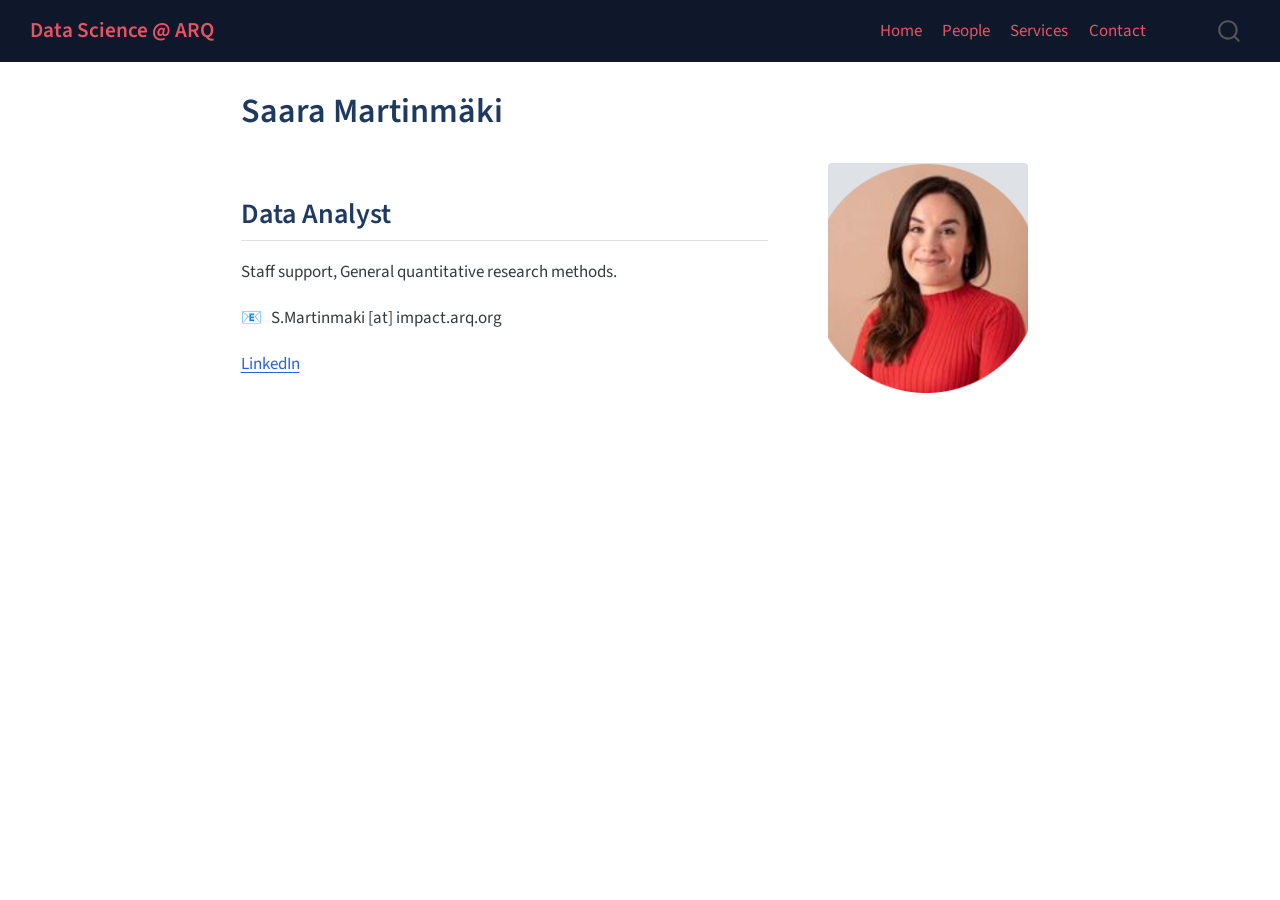
<file: docs/people/saara.html>
<!DOCTYPE html>
<html xmlns="http://www.w3.org/1999/xhtml" lang="en" xml:lang="en"><head>

<meta charset="utf-8">
<meta name="generator" content="quarto-1.7.32">

<meta name="viewport" content="width=device-width, initial-scale=1.0, user-scalable=yes">


<title>Saara Martinmäki – Data Science @ ARQ</title>
<style>
code{white-space: pre-wrap;}
span.smallcaps{font-variant: small-caps;}
div.columns{display: flex; gap: min(4vw, 1.5em);}
div.column{flex: auto; overflow-x: auto;}
div.hanging-indent{margin-left: 1.5em; text-indent: -1.5em;}
ul.task-list{list-style: none;}
ul.task-list li input[type="checkbox"] {
  width: 0.8em;
  margin: 0 0.8em 0.2em -1em; /* quarto-specific, see https://github.com/quarto-dev/quarto-cli/issues/4556 */ 
  vertical-align: middle;
}
</style>


<script src="../site_libs/quarto-nav/quarto-nav.js"></script>
<script src="../site_libs/quarto-nav/headroom.min.js"></script>
<script src="../site_libs/clipboard/clipboard.min.js"></script>
<script src="../site_libs/quarto-search/autocomplete.umd.js"></script>
<script src="../site_libs/quarto-search/fuse.min.js"></script>
<script src="../site_libs/quarto-search/quarto-search.js"></script>
<meta name="quarto:offset" content="../">
<script src="../site_libs/quarto-html/quarto.js" type="module"></script>
<script src="../site_libs/quarto-html/tabsets/tabsets.js" type="module"></script>
<script src="../site_libs/quarto-html/popper.min.js"></script>
<script src="../site_libs/quarto-html/tippy.umd.min.js"></script>
<script src="../site_libs/quarto-html/anchor.min.js"></script>
<link href="../site_libs/quarto-html/tippy.css" rel="stylesheet">
<link href="../site_libs/quarto-html/quarto-syntax-highlighting-37eea08aefeeee20ff55810ff984fec1.css" rel="stylesheet" id="quarto-text-highlighting-styles">
<script src="../site_libs/bootstrap/bootstrap.min.js"></script>
<link href="../site_libs/bootstrap/bootstrap-icons.css" rel="stylesheet">
<link href="../site_libs/bootstrap/bootstrap-dfb324f25d9b1687192fa8be62ac8f9c.min.css" rel="stylesheet" append-hash="true" id="quarto-bootstrap" data-mode="light">
<script id="quarto-search-options" type="application/json">{
  "location": "navbar",
  "copy-button": false,
  "collapse-after": 3,
  "panel-placement": "end",
  "type": "overlay",
  "limit": 50,
  "keyboard-shortcut": [
    "f",
    "/",
    "s"
  ],
  "show-item-context": false,
  "language": {
    "search-no-results-text": "No results",
    "search-matching-documents-text": "matching documents",
    "search-copy-link-title": "Copy link to search",
    "search-hide-matches-text": "Hide additional matches",
    "search-more-match-text": "more match in this document",
    "search-more-matches-text": "more matches in this document",
    "search-clear-button-title": "Clear",
    "search-text-placeholder": "",
    "search-detached-cancel-button-title": "Cancel",
    "search-submit-button-title": "Submit",
    "search-label": "Search"
  }
}</script>


<link rel="stylesheet" href="../styles.css">
</head>

<body class="nav-fixed fullcontent quarto-light">

<div id="quarto-search-results"></div>
  <header id="quarto-header" class="headroom fixed-top">
    <nav class="navbar navbar-expand-lg " data-bs-theme="dark">
      <div class="navbar-container container-fluid">
      <div class="navbar-brand-container mx-auto">
    <a class="navbar-brand" href="../index.html">
    <span class="navbar-title">Data Science @ ARQ</span>
    </a>
  </div>
            <div id="quarto-search" class="" title="Search"></div>
          <button class="navbar-toggler" type="button" data-bs-toggle="collapse" data-bs-target="#navbarCollapse" aria-controls="navbarCollapse" role="menu" aria-expanded="false" aria-label="Toggle navigation" onclick="if (window.quartoToggleHeadroom) { window.quartoToggleHeadroom(); }">
  <span class="navbar-toggler-icon"></span>
</button>
          <div class="collapse navbar-collapse" id="navbarCollapse">
            <ul class="navbar-nav navbar-nav-scroll me-auto">
  <li class="nav-item">
    <a class="nav-link" href="../index.html"> 
<span class="menu-text">Home</span></a>
  </li>  
  <li class="nav-item">
    <a class="nav-link" href="../people.html"> 
<span class="menu-text">People</span></a>
  </li>  
  <li class="nav-item">
    <a class="nav-link" href="../services.html"> 
<span class="menu-text">Services</span></a>
  </li>  
  <li class="nav-item">
    <a class="nav-link" href="../contact.html"> 
<span class="menu-text">Contact</span></a>
  </li>  
</ul>
          </div> <!-- /navcollapse -->
            <div class="quarto-navbar-tools">
</div>
      </div> <!-- /container-fluid -->
    </nav>
</header>
<!-- content -->
<div id="quarto-content" class="quarto-container page-columns page-rows-contents page-layout-article page-navbar">
<!-- sidebar -->
<!-- margin-sidebar -->
    
<!-- main -->
<main class="content" id="quarto-document-content">

<header id="title-block-header" class="quarto-title-block default">
<div class="quarto-title">
<h1 class="title">Saara Martinmäki</h1>
</div>



<div class="quarto-title-meta">

    
  
    
  </div>
  


</header>


<div class="profile-page">
<section id="data-analyst" class="level2 profile-text">
<h2 class="anchored" data-anchor-id="data-analyst">Data Analyst</h2>
<p>Staff support, General quantitative research methods.</p>
<p><strong>📧</strong> &nbsp; S.Martinmaki [at] impact.arq.org</p>
<p><a href="https://www.linkedin.com/in/semartinmaki/">LinkedIn</a></p>
</section>
<div class="profile-photo">
<p><img src="../images/people/saara.png" class="img-fluid"></p>
</div>
</div>



</main> <!-- /main -->
<script id="quarto-html-after-body" type="application/javascript">
  window.document.addEventListener("DOMContentLoaded", function (event) {
    const icon = "";
    const anchorJS = new window.AnchorJS();
    anchorJS.options = {
      placement: 'right',
      icon: icon
    };
    anchorJS.add('.anchored');
    const isCodeAnnotation = (el) => {
      for (const clz of el.classList) {
        if (clz.startsWith('code-annotation-')) {                     
          return true;
        }
      }
      return false;
    }
    const onCopySuccess = function(e) {
      // button target
      const button = e.trigger;
      // don't keep focus
      button.blur();
      // flash "checked"
      button.classList.add('code-copy-button-checked');
      var currentTitle = button.getAttribute("title");
      button.setAttribute("title", "Copied!");
      let tooltip;
      if (window.bootstrap) {
        button.setAttribute("data-bs-toggle", "tooltip");
        button.setAttribute("data-bs-placement", "left");
        button.setAttribute("data-bs-title", "Copied!");
        tooltip = new bootstrap.Tooltip(button, 
          { trigger: "manual", 
            customClass: "code-copy-button-tooltip",
            offset: [0, -8]});
        tooltip.show();    
      }
      setTimeout(function() {
        if (tooltip) {
          tooltip.hide();
          button.removeAttribute("data-bs-title");
          button.removeAttribute("data-bs-toggle");
          button.removeAttribute("data-bs-placement");
        }
        button.setAttribute("title", currentTitle);
        button.classList.remove('code-copy-button-checked');
      }, 1000);
      // clear code selection
      e.clearSelection();
    }
    const getTextToCopy = function(trigger) {
        const codeEl = trigger.previousElementSibling.cloneNode(true);
        for (const childEl of codeEl.children) {
          if (isCodeAnnotation(childEl)) {
            childEl.remove();
          }
        }
        return codeEl.innerText;
    }
    const clipboard = new window.ClipboardJS('.code-copy-button:not([data-in-quarto-modal])', {
      text: getTextToCopy
    });
    clipboard.on('success', onCopySuccess);
    if (window.document.getElementById('quarto-embedded-source-code-modal')) {
      const clipboardModal = new window.ClipboardJS('.code-copy-button[data-in-quarto-modal]', {
        text: getTextToCopy,
        container: window.document.getElementById('quarto-embedded-source-code-modal')
      });
      clipboardModal.on('success', onCopySuccess);
    }
      var localhostRegex = new RegExp(/^(?:http|https):\/\/localhost\:?[0-9]*\//);
      var mailtoRegex = new RegExp(/^mailto:/);
        var filterRegex = new RegExp('/' + window.location.host + '/');
      var isInternal = (href) => {
          return filterRegex.test(href) || localhostRegex.test(href) || mailtoRegex.test(href);
      }
      // Inspect non-navigation links and adorn them if external
     var links = window.document.querySelectorAll('a[href]:not(.nav-link):not(.navbar-brand):not(.toc-action):not(.sidebar-link):not(.sidebar-item-toggle):not(.pagination-link):not(.no-external):not([aria-hidden]):not(.dropdown-item):not(.quarto-navigation-tool):not(.about-link)');
      for (var i=0; i<links.length; i++) {
        const link = links[i];
        if (!isInternal(link.href)) {
          // undo the damage that might have been done by quarto-nav.js in the case of
          // links that we want to consider external
          if (link.dataset.originalHref !== undefined) {
            link.href = link.dataset.originalHref;
          }
        }
      }
    function tippyHover(el, contentFn, onTriggerFn, onUntriggerFn) {
      const config = {
        allowHTML: true,
        maxWidth: 500,
        delay: 100,
        arrow: false,
        appendTo: function(el) {
            return el.parentElement;
        },
        interactive: true,
        interactiveBorder: 10,
        theme: 'quarto',
        placement: 'bottom-start',
      };
      if (contentFn) {
        config.content = contentFn;
      }
      if (onTriggerFn) {
        config.onTrigger = onTriggerFn;
      }
      if (onUntriggerFn) {
        config.onUntrigger = onUntriggerFn;
      }
      window.tippy(el, config); 
    }
    const noterefs = window.document.querySelectorAll('a[role="doc-noteref"]');
    for (var i=0; i<noterefs.length; i++) {
      const ref = noterefs[i];
      tippyHover(ref, function() {
        // use id or data attribute instead here
        let href = ref.getAttribute('data-footnote-href') || ref.getAttribute('href');
        try { href = new URL(href).hash; } catch {}
        const id = href.replace(/^#\/?/, "");
        const note = window.document.getElementById(id);
        if (note) {
          return note.innerHTML;
        } else {
          return "";
        }
      });
    }
    const xrefs = window.document.querySelectorAll('a.quarto-xref');
    const processXRef = (id, note) => {
      // Strip column container classes
      const stripColumnClz = (el) => {
        el.classList.remove("page-full", "page-columns");
        if (el.children) {
          for (const child of el.children) {
            stripColumnClz(child);
          }
        }
      }
      stripColumnClz(note)
      if (id === null || id.startsWith('sec-')) {
        // Special case sections, only their first couple elements
        const container = document.createElement("div");
        if (note.children && note.children.length > 2) {
          container.appendChild(note.children[0].cloneNode(true));
          for (let i = 1; i < note.children.length; i++) {
            const child = note.children[i];
            if (child.tagName === "P" && child.innerText === "") {
              continue;
            } else {
              container.appendChild(child.cloneNode(true));
              break;
            }
          }
          if (window.Quarto?.typesetMath) {
            window.Quarto.typesetMath(container);
          }
          return container.innerHTML
        } else {
          if (window.Quarto?.typesetMath) {
            window.Quarto.typesetMath(note);
          }
          return note.innerHTML;
        }
      } else {
        // Remove any anchor links if they are present
        const anchorLink = note.querySelector('a.anchorjs-link');
        if (anchorLink) {
          anchorLink.remove();
        }
        if (window.Quarto?.typesetMath) {
          window.Quarto.typesetMath(note);
        }
        if (note.classList.contains("callout")) {
          return note.outerHTML;
        } else {
          return note.innerHTML;
        }
      }
    }
    for (var i=0; i<xrefs.length; i++) {
      const xref = xrefs[i];
      tippyHover(xref, undefined, function(instance) {
        instance.disable();
        let url = xref.getAttribute('href');
        let hash = undefined; 
        if (url.startsWith('#')) {
          hash = url;
        } else {
          try { hash = new URL(url).hash; } catch {}
        }
        if (hash) {
          const id = hash.replace(/^#\/?/, "");
          const note = window.document.getElementById(id);
          if (note !== null) {
            try {
              const html = processXRef(id, note.cloneNode(true));
              instance.setContent(html);
            } finally {
              instance.enable();
              instance.show();
            }
          } else {
            // See if we can fetch this
            fetch(url.split('#')[0])
            .then(res => res.text())
            .then(html => {
              const parser = new DOMParser();
              const htmlDoc = parser.parseFromString(html, "text/html");
              const note = htmlDoc.getElementById(id);
              if (note !== null) {
                const html = processXRef(id, note);
                instance.setContent(html);
              } 
            }).finally(() => {
              instance.enable();
              instance.show();
            });
          }
        } else {
          // See if we can fetch a full url (with no hash to target)
          // This is a special case and we should probably do some content thinning / targeting
          fetch(url)
          .then(res => res.text())
          .then(html => {
            const parser = new DOMParser();
            const htmlDoc = parser.parseFromString(html, "text/html");
            const note = htmlDoc.querySelector('main.content');
            if (note !== null) {
              // This should only happen for chapter cross references
              // (since there is no id in the URL)
              // remove the first header
              if (note.children.length > 0 && note.children[0].tagName === "HEADER") {
                note.children[0].remove();
              }
              const html = processXRef(null, note);
              instance.setContent(html);
            } 
          }).finally(() => {
            instance.enable();
            instance.show();
          });
        }
      }, function(instance) {
      });
    }
        let selectedAnnoteEl;
        const selectorForAnnotation = ( cell, annotation) => {
          let cellAttr = 'data-code-cell="' + cell + '"';
          let lineAttr = 'data-code-annotation="' +  annotation + '"';
          const selector = 'span[' + cellAttr + '][' + lineAttr + ']';
          return selector;
        }
        const selectCodeLines = (annoteEl) => {
          const doc = window.document;
          const targetCell = annoteEl.getAttribute("data-target-cell");
          const targetAnnotation = annoteEl.getAttribute("data-target-annotation");
          const annoteSpan = window.document.querySelector(selectorForAnnotation(targetCell, targetAnnotation));
          const lines = annoteSpan.getAttribute("data-code-lines").split(",");
          const lineIds = lines.map((line) => {
            return targetCell + "-" + line;
          })
          let top = null;
          let height = null;
          let parent = null;
          if (lineIds.length > 0) {
              //compute the position of the single el (top and bottom and make a div)
              const el = window.document.getElementById(lineIds[0]);
              top = el.offsetTop;
              height = el.offsetHeight;
              parent = el.parentElement.parentElement;
            if (lineIds.length > 1) {
              const lastEl = window.document.getElementById(lineIds[lineIds.length - 1]);
              const bottom = lastEl.offsetTop + lastEl.offsetHeight;
              height = bottom - top;
            }
            if (top !== null && height !== null && parent !== null) {
              // cook up a div (if necessary) and position it 
              let div = window.document.getElementById("code-annotation-line-highlight");
              if (div === null) {
                div = window.document.createElement("div");
                div.setAttribute("id", "code-annotation-line-highlight");
                div.style.position = 'absolute';
                parent.appendChild(div);
              }
              div.style.top = top - 2 + "px";
              div.style.height = height + 4 + "px";
              div.style.left = 0;
              let gutterDiv = window.document.getElementById("code-annotation-line-highlight-gutter");
              if (gutterDiv === null) {
                gutterDiv = window.document.createElement("div");
                gutterDiv.setAttribute("id", "code-annotation-line-highlight-gutter");
                gutterDiv.style.position = 'absolute';
                const codeCell = window.document.getElementById(targetCell);
                const gutter = codeCell.querySelector('.code-annotation-gutter');
                gutter.appendChild(gutterDiv);
              }
              gutterDiv.style.top = top - 2 + "px";
              gutterDiv.style.height = height + 4 + "px";
            }
            selectedAnnoteEl = annoteEl;
          }
        };
        const unselectCodeLines = () => {
          const elementsIds = ["code-annotation-line-highlight", "code-annotation-line-highlight-gutter"];
          elementsIds.forEach((elId) => {
            const div = window.document.getElementById(elId);
            if (div) {
              div.remove();
            }
          });
          selectedAnnoteEl = undefined;
        };
          // Handle positioning of the toggle
      window.addEventListener(
        "resize",
        throttle(() => {
          elRect = undefined;
          if (selectedAnnoteEl) {
            selectCodeLines(selectedAnnoteEl);
          }
        }, 10)
      );
      function throttle(fn, ms) {
      let throttle = false;
      let timer;
        return (...args) => {
          if(!throttle) { // first call gets through
              fn.apply(this, args);
              throttle = true;
          } else { // all the others get throttled
              if(timer) clearTimeout(timer); // cancel #2
              timer = setTimeout(() => {
                fn.apply(this, args);
                timer = throttle = false;
              }, ms);
          }
        };
      }
        // Attach click handler to the DT
        const annoteDls = window.document.querySelectorAll('dt[data-target-cell]');
        for (const annoteDlNode of annoteDls) {
          annoteDlNode.addEventListener('click', (event) => {
            const clickedEl = event.target;
            if (clickedEl !== selectedAnnoteEl) {
              unselectCodeLines();
              const activeEl = window.document.querySelector('dt[data-target-cell].code-annotation-active');
              if (activeEl) {
                activeEl.classList.remove('code-annotation-active');
              }
              selectCodeLines(clickedEl);
              clickedEl.classList.add('code-annotation-active');
            } else {
              // Unselect the line
              unselectCodeLines();
              clickedEl.classList.remove('code-annotation-active');
            }
          });
        }
    const findCites = (el) => {
      const parentEl = el.parentElement;
      if (parentEl) {
        const cites = parentEl.dataset.cites;
        if (cites) {
          return {
            el,
            cites: cites.split(' ')
          };
        } else {
          return findCites(el.parentElement)
        }
      } else {
        return undefined;
      }
    };
    var bibliorefs = window.document.querySelectorAll('a[role="doc-biblioref"]');
    for (var i=0; i<bibliorefs.length; i++) {
      const ref = bibliorefs[i];
      const citeInfo = findCites(ref);
      if (citeInfo) {
        tippyHover(citeInfo.el, function() {
          var popup = window.document.createElement('div');
          citeInfo.cites.forEach(function(cite) {
            var citeDiv = window.document.createElement('div');
            citeDiv.classList.add('hanging-indent');
            citeDiv.classList.add('csl-entry');
            var biblioDiv = window.document.getElementById('ref-' + cite);
            if (biblioDiv) {
              citeDiv.innerHTML = biblioDiv.innerHTML;
            }
            popup.appendChild(citeDiv);
          });
          return popup.innerHTML;
        });
      }
    }
  });
  </script>
</div> <!-- /content -->




</body></html>
</file>
<file: docs/site_libs/quarto-html/tippy.css>
.tippy-box[data-animation=fade][data-state=hidden]{opacity:0}[data-tippy-root]{max-width:calc(100vw - 10px)}.tippy-box{position:relative;background-color:#333;color:#fff;border-radius:4px;font-size:14px;line-height:1.4;white-space:normal;outline:0;transition-property:transform,visibility,opacity}.tippy-box[data-placement^=top]>.tippy-arrow{bottom:0}.tippy-box[data-placement^=top]>.tippy-arrow:before{bottom:-7px;left:0;border-width:8px 8px 0;border-top-color:initial;transform-origin:center top}.tippy-box[data-placement^=bottom]>.tippy-arrow{top:0}.tippy-box[data-placement^=bottom]>.tippy-arrow:before{top:-7px;left:0;border-width:0 8px 8px;border-bottom-color:initial;transform-origin:center bottom}.tippy-box[data-placement^=left]>.tippy-arrow{right:0}.tippy-box[data-placement^=left]>.tippy-arrow:before{border-width:8px 0 8px 8px;border-left-color:initial;right:-7px;transform-origin:center left}.tippy-box[data-placement^=right]>.tippy-arrow{left:0}.tippy-box[data-placement^=right]>.tippy-arrow:before{left:-7px;border-width:8px 8px 8px 0;border-right-color:initial;transform-origin:center right}.tippy-box[data-inertia][data-state=visible]{transition-timing-function:cubic-bezier(.54,1.5,.38,1.11)}.tippy-arrow{width:16px;height:16px;color:#333}.tippy-arrow:before{content:"";position:absolute;border-color:transparent;border-style:solid}.tippy-content{position:relative;padding:5px 9px;z-index:1}
</file>
<file: docs/site_libs/quarto-html/quarto-syntax-highlighting-37eea08aefeeee20ff55810ff984fec1.css>
/* quarto syntax highlight colors */
:root {
  --quarto-hl-ot-color: #003B4F;
  --quarto-hl-at-color: #657422;
  --quarto-hl-ss-color: #20794D;
  --quarto-hl-an-color: #5E5E5E;
  --quarto-hl-fu-color: #4758AB;
  --quarto-hl-st-color: #20794D;
  --quarto-hl-cf-color: #003B4F;
  --quarto-hl-op-color: #5E5E5E;
  --quarto-hl-er-color: #AD0000;
  --quarto-hl-bn-color: #AD0000;
  --quarto-hl-al-color: #AD0000;
  --quarto-hl-va-color: #111111;
  --quarto-hl-bu-color: inherit;
  --quarto-hl-ex-color: inherit;
  --quarto-hl-pp-color: #AD0000;
  --quarto-hl-in-color: #5E5E5E;
  --quarto-hl-vs-color: #20794D;
  --quarto-hl-wa-color: #5E5E5E;
  --quarto-hl-do-color: #5E5E5E;
  --quarto-hl-im-color: #00769E;
  --quarto-hl-ch-color: #20794D;
  --quarto-hl-dt-color: #AD0000;
  --quarto-hl-fl-color: #AD0000;
  --quarto-hl-co-color: #5E5E5E;
  --quarto-hl-cv-color: #5E5E5E;
  --quarto-hl-cn-color: #8f5902;
  --quarto-hl-sc-color: #5E5E5E;
  --quarto-hl-dv-color: #AD0000;
  --quarto-hl-kw-color: #003B4F;
}

/* other quarto variables */
:root {
  --quarto-font-monospace: SFMono-Regular, Menlo, Monaco, Consolas, "Liberation Mono", "Courier New", monospace;
}

/* syntax highlight based on Pandoc's rules */
pre > code.sourceCode > span {
  color: #003B4F;
}

code.sourceCode > span {
  color: #003B4F;
}

div.sourceCode,
div.sourceCode pre.sourceCode {
  color: #003B4F;
}

/* Normal */
code span {
  color: #003B4F;
}

/* Alert */
code span.al {
  color: #AD0000;
  font-style: inherit;
}

/* Annotation */
code span.an {
  color: #5E5E5E;
  font-style: inherit;
}

/* Attribute */
code span.at {
  color: #657422;
  font-style: inherit;
}

/* BaseN */
code span.bn {
  color: #AD0000;
  font-style: inherit;
}

/* BuiltIn */
code span.bu {
  font-style: inherit;
}

/* ControlFlow */
code span.cf {
  color: #003B4F;
  font-weight: bold;
  font-style: inherit;
}

/* Char */
code span.ch {
  color: #20794D;
  font-style: inherit;
}

/* Constant */
code span.cn {
  color: #8f5902;
  font-style: inherit;
}

/* Comment */
code span.co {
  color: #5E5E5E;
  font-style: inherit;
}

/* CommentVar */
code span.cv {
  color: #5E5E5E;
  font-style: italic;
}

/* Documentation */
code span.do {
  color: #5E5E5E;
  font-style: italic;
}

/* DataType */
code span.dt {
  color: #AD0000;
  font-style: inherit;
}

/* DecVal */
code span.dv {
  color: #AD0000;
  font-style: inherit;
}

/* Error */
code span.er {
  color: #AD0000;
  font-style: inherit;
}

/* Extension */
code span.ex {
  font-style: inherit;
}

/* Float */
code span.fl {
  color: #AD0000;
  font-style: inherit;
}

/* Function */
code span.fu {
  color: #4758AB;
  font-style: inherit;
}

/* Import */
code span.im {
  color: #00769E;
  font-style: inherit;
}

/* Information */
code span.in {
  color: #5E5E5E;
  font-style: inherit;
}

/* Keyword */
code span.kw {
  color: #003B4F;
  font-weight: bold;
  font-style: inherit;
}

/* Operator */
code span.op {
  color: #5E5E5E;
  font-style: inherit;
}

/* Other */
code span.ot {
  color: #003B4F;
  font-style: inherit;
}

/* Preprocessor */
code span.pp {
  color: #AD0000;
  font-style: inherit;
}

/* SpecialChar */
code span.sc {
  color: #5E5E5E;
  font-style: inherit;
}

/* SpecialString */
code span.ss {
  color: #20794D;
  font-style: inherit;
}

/* String */
code span.st {
  color: #20794D;
  font-style: inherit;
}

/* Variable */
code span.va {
  color: #111111;
  font-style: inherit;
}

/* VerbatimString */
code span.vs {
  color: #20794D;
  font-style: inherit;
}

/* Warning */
code span.wa {
  color: #5E5E5E;
  font-style: italic;
}

.prevent-inlining {
  content: "</";
}

/*# sourceMappingURL=27d3d809615f7771493d095567f04340.css.map */
</file>
<file: docs/styles.css>
.navbar-title {
  font-weight: 600;
}

h1, h2, h3 {
  color: #1f3a5f;
}

body {
  font-size: 17px;
  line-height: 1.6;
}

.callout {
  border-radius: 8px;
}

.navbar-nav {
  margin-left: auto !important;
  margin-right: 50px !important;
}

.navbar {
  background-color: #0f172a !important;
}

.navbar-title,
.navbar-nav .nav-link {
  color: #E85363 !important;
}

.navbar-nav .nav-link.active {
  color: white !important;
}
.hero {
  background-image: url("images/arq-logo.png");
  background-size: cover;
  background-position: center;
  height: 390px;
  border-radius: 8px;
  display: flex;
  align-items: flex-start;
  justify-content: flex-start;
  margin-bottom: 35px;
  padding-top: 40px;
  padding-left: 120px;
}

.hero-text {
  color: white;
  font-size: 44px;
  font-weight: 700;
  text-align: center;
  text-shadow: 0 2px 8px rgba(0, 0, 0, 0.45);
}

.at-sign {
  color: #FF3F4F;
}

@media (max-width: 768px) {
  .hero {
    height: 420px;
    background-size: contain;
    background-repeat: no-repeat;
    background-position: center;
    background-color: #ffffff;
    padding-top: 40px;
    padding-left: 20px;
  }

  .hero-text {
    font-size: 28px;
    text-align: left;
  }
}

.people-grid {
  display: grid;
  grid-template-columns: repeat(3, 1fr);
  gap: 48px;
  margin-top: 30px;
}

.person-card img {
  width: 180px;
  height: 220px;
  object-fit: cover;
  object-position: center 30%;
  border-radius: 4px;
  margin-bottom: 18px;
}

.person-card h3 {
  color: #0f172a;
  font-size: 22px;
  margin-bottom: 30px;
}

.person-card p {
  margin-bottom: 6px;
}

.person-card a {
  color: #FF3F4F;
  text-decoration: none;
}

.person-card a:hover {
  text-decoration: underline;
}

@media (max-width: 768px) {
  .people-grid {
    grid-template-columns: 1fr;
    gap: 35px;
  }

  .person-card img {
    max-width: 220px;
    height: 250px;
  }
}

.profile-page {
  display: grid;
  grid-template-columns: 2fr 0.8fr;
  gap: 60px;
  align-items: start;
  margin-top: 30px;
}

.profile-photo img {
  width: 200px;
  height: 230px;
  object-fit: cover;
  object-position: center 30%;
  border-radius: 4px;
}

.profile-text {
  font-size: 17px;
  line-height: 1.7;
}

@media (max-width: 768px) {
  .profile-page {
    grid-template-columns: 1fr;
  }

  .profile-photo img {
    width: 200px;
    height: 230px;
  }
}
</file>
